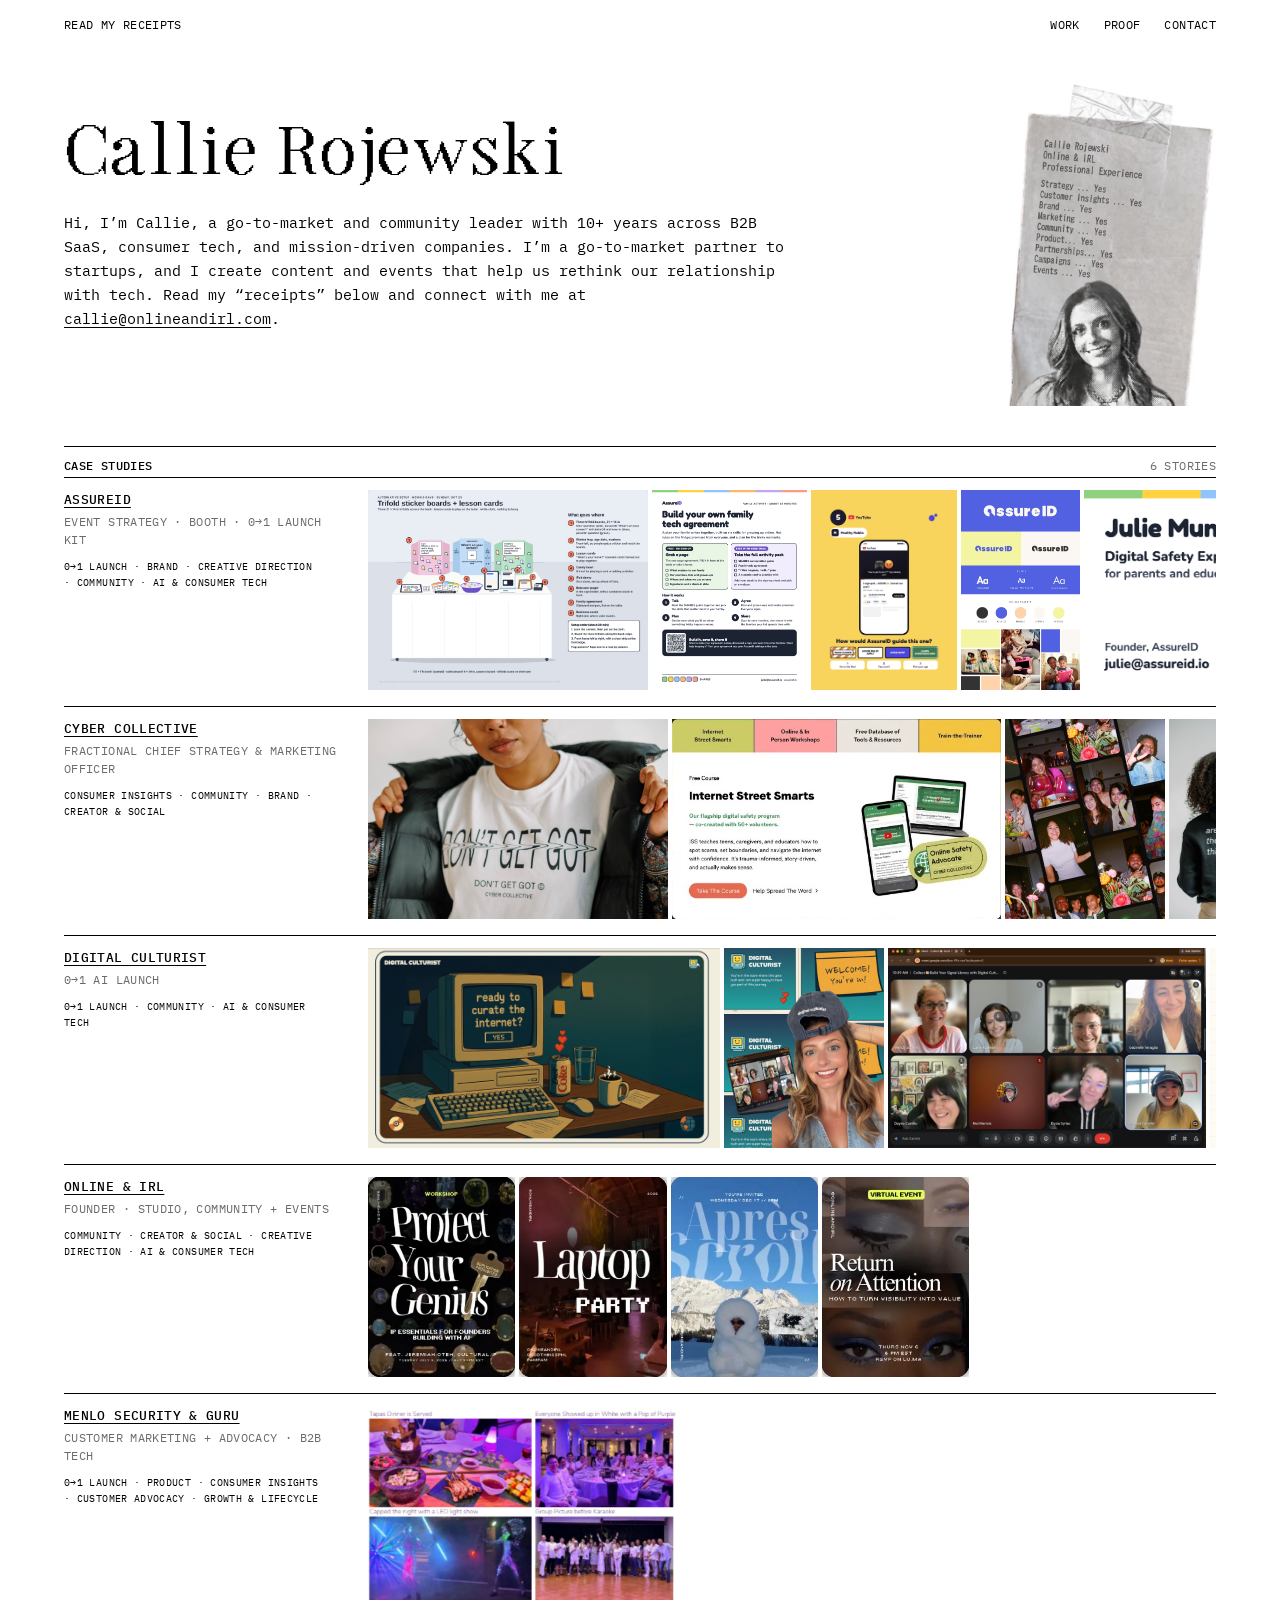
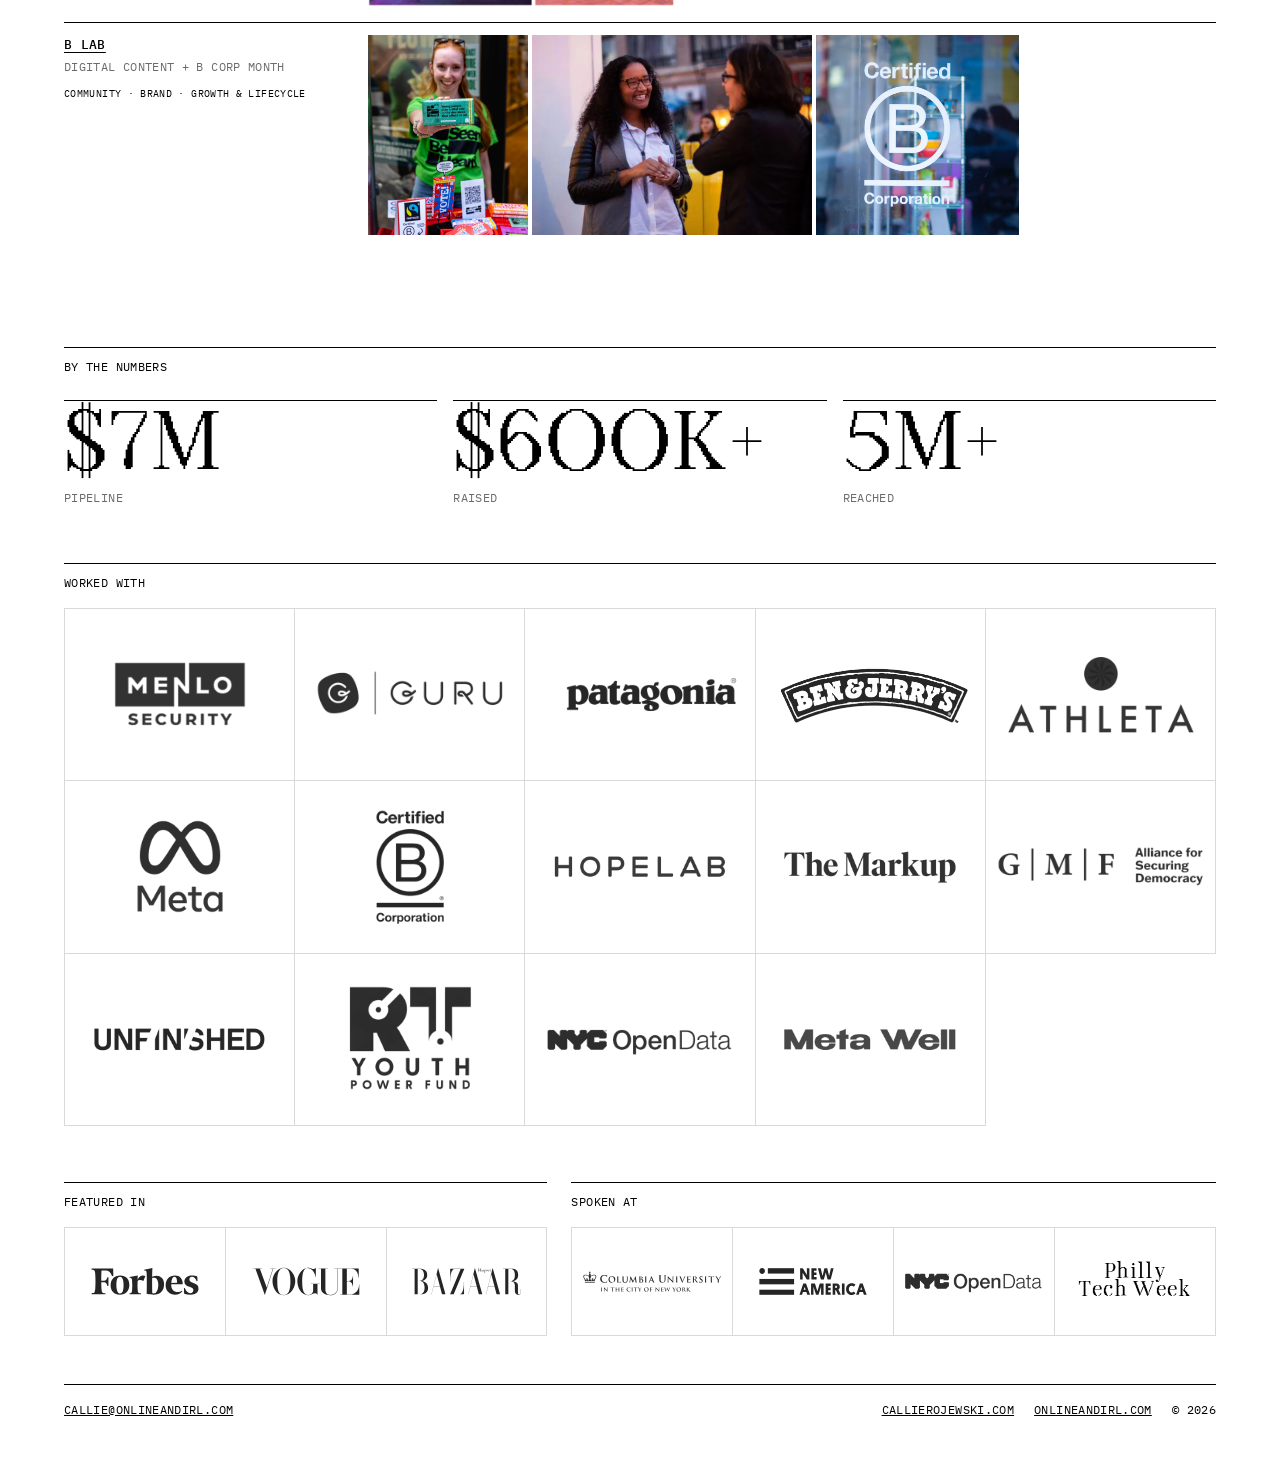
<file: index.html>
<!DOCTYPE html>
<html lang="en">
<head>
  <meta charset="UTF-8">
  <meta name="viewport" content="width=device-width, initial-scale=1.0">
  <title>Callie Rojewski — Case Studies</title>
  <meta name="description" content="Go-to-market and community leader. Case studies in brand, community and go-to-market strategy by Callie Rojewski.">
  <link rel="preconnect" href="https://fonts.googleapis.com">
  <link rel="preconnect" href="https://fonts.gstatic.com" crossorigin>
  <link href="https://fonts.googleapis.com/css2?family=IBM+Plex+Mono:wght@400;500&display=swap" rel="stylesheet">
  <style>
    @font-face {
      font-family: 'Antilag';
      src: url('fonts/Antilag.otf') format('opentype'),
           url('fonts/Antilag.ttf') format('truetype');
      font-weight: normal;
      font-style: normal;
      font-display: swap;
    }

    *, *::before, *::after { margin: 0; padding: 0; box-sizing: border-box; }

    :root {
      --bg: #FFFFFF;
      --ink: #000000;
      --mute: #6B6B6B;
      --line: #000000;
      --soft: #D9D9D9;
      --ph: #EDEDED;
      --display: 'Antilag', 'IBM Plex Mono', monospace;
      --mono: 'IBM Plex Mono', ui-monospace, monospace;
    }

    html { scroll-behavior: smooth; }
    body {
      background: var(--bg);
      color: var(--ink);
      font-family: var(--mono);
      font-size: 12px;
      line-height: 1.5;
      letter-spacing: .03em;
      -webkit-font-smoothing: antialiased;
    }
    a { color: inherit; }
    a:hover { color: var(--mute); }
    button { font: inherit; letter-spacing: inherit; cursor: pointer; }
    :focus-visible { outline: 2px solid var(--ink); outline-offset: 2px; }

    .wrap { max-width: 1200px; margin: 0 auto; padding: 0 24px; }
    .caps { text-transform: uppercase; }

    /* NAV */
    .nav {
      display: flex; justify-content: space-between; gap: 16px; flex-wrap: wrap;
      padding: 16px 0; text-transform: uppercase;
    }
    .nav a { text-decoration: none; }
    .nav-links { display: flex; gap: 24px; }

    /* HERO */
    .hero {
      padding: 32px 0 40px;
      display: grid; grid-template-columns: minmax(0, 1fr) minmax(180px, 220px);
      gap: 40px; align-items: start;
    }
    .hero-text { padding-top: 48px; }
    .hero-receipt img { display: block; width: 100%; height: auto; }
    .hero h1 {
      font-family: var(--display); font-weight: normal;
      font-size: clamp(34px, 4.6vw, 60px);
      line-height: .9; letter-spacing: 0;
    }
    .hero p {
      max-width: 720px; margin-top: 28px;
      font-size: 15px; line-height: 1.6; letter-spacing: 0;
    }
    .hero p a { text-underline-offset: 3px; }

    /* FILTERS */
    .filters {
      border-top: 1px solid var(--line);
      padding: 12px 0; display: flex; gap: 6px; flex-wrap: wrap; align-items: center;
      text-transform: uppercase;
    }
    .filters .label { color: var(--mute); margin-right: 6px; }
    .chip {
      border: 1px solid var(--soft); background: var(--bg); color: var(--ink);
      padding: 6px 10px; min-height: 32px; text-transform: uppercase;
    }
    .chip:hover { border-color: var(--ink); }
    .chip[aria-pressed="true"] { background: var(--ink); color: var(--bg); border-color: var(--ink); }

    /* INDEX ROWS */
    .row {
      display: flex; flex-wrap: wrap; gap: 16px;
      border-top: 1px solid var(--line);
      padding: 10px 0 14px; text-decoration: none; text-transform: uppercase;
    }
    .row[hidden] { display: none; }
    a.row:hover { color: var(--ink); }
    .row-meta {
      flex: 1 1 240px; max-width: 340px; min-height: 150px;
      display: flex; flex-direction: column; justify-content: space-between; gap: 12px;
    }
    .row-name { text-decoration: underline; text-underline-offset: 3px; }
    .row-sum { color: var(--mute); text-transform: none; letter-spacing: 0; max-width: 300px; }
    .row-foot { display: flex; justify-content: space-between; gap: 12px; }
    .row-foot .go { visibility: hidden; }
    a.row:hover .row-foot .go, a.row:focus-visible .row-foot .go { visibility: visible; }
    .soon { color: var(--mute); }

    .thumbs { flex: 999 1 520px; min-width: 0; display: flex; gap: 4px; }
    .thumb {
      height: 150px; overflow: hidden; background: var(--ph); position: relative;
    }
    .thumb.lg { flex: 0 1 380px; }
    .thumb.sm { flex: 0 0 112px; }
    .thumb img {
      width: 100%; height: 100%; object-fit: cover; display: block;
    }
    .thumb.fit img { object-fit: contain; padding: 18px; background: #fff; }
    .thumb.ph {
      background-color: var(--ph);
      background-image:
        linear-gradient(to top right, transparent calc(50% - .5px), #C9C9C9 50%, transparent calc(50% + .5px)),
        linear-gradient(to top left, transparent calc(50% - .5px), #C9C9C9 50%, transparent calc(50% + .5px));
    }
    .more {
      flex: 0 0 112px; height: 150px; border: 1px solid var(--soft);
      display: flex; align-items: center; justify-content: center;
    }

    .row-tags { color: var(--mute); font-size: 10px; }
    .section-head {
      border-top: 1px solid var(--line); padding: 10px 0 2px;
      display: flex; justify-content: space-between; gap: 16px;
      text-transform: uppercase; font-weight: 500;
    }
    .section-head span + span { color: var(--mute); font-weight: 400; }
    .concepts-head { margin-top: 56px; border-top-width: 2px; }
    #concepts[hidden] { display: none; }
    /* WHAT I DO ROWS */
    .do-row {
      display: grid; grid-template-columns: minmax(200px, 300px) minmax(0, 1fr); gap: 32px;
      border-top: 1px solid var(--line); padding: 14px 0 22px;
    }
    .do-row[hidden] { display: none; }
    .do-text { display: flex; flex-direction: column; gap: 10px; }
    .do-text h2 {
      font-family: var(--mono); font-weight: 500; font-size: 14px; line-height: 1.35;
      text-transform: uppercase; letter-spacing: .03em; display: flex; gap: 10px;
    }
    .do-num { color: var(--mute); font-weight: 400; }
    .do-text p { font-size: 13px; line-height: 1.6; letter-spacing: 0; color: #222; }

    .tiles { display: grid; grid-template-columns: repeat(auto-fill, 188px); gap: 10px; align-content: start; }
    .tile { display: flex; flex-direction: column; gap: 6px; text-decoration: none; color: var(--ink); outline-offset: 3px; }
    .tile-img {
      position: relative; display: block; aspect-ratio: 4 / 5; overflow: hidden; background: var(--ph);
    }
    .tile-img img { position: absolute; inset: 0; width: 100%; height: 100%; object-fit: cover; display: block; }
    .tile-img.ph {
      background-image:
        linear-gradient(to top right, transparent calc(50% - .5px), #C9C9C9 50%, transparent calc(50% + .5px)),
        linear-gradient(to top left, transparent calc(50% - .5px), #C9C9C9 50%, transparent calc(50% + .5px));
    }
    .tile-card {
      position: absolute; inset: 0; padding: 14px; background: rgba(255,255,255,.97);
      border: 1px solid var(--ink);
      display: flex; flex-direction: column; justify-content: space-between; gap: 10px;
      text-transform: uppercase; font-size: 11px; line-height: 1.45;
      opacity: 0; transition: opacity .18s ease;
    }
    .tile:hover .tile-card, .tile:focus-visible .tile-card { opacity: 1; }
    .tile-sum { text-transform: none; letter-spacing: 0; color: var(--mute); font-size: 12px; line-height: 1.5; }
    .tile-card .row-foot { display: flex; justify-content: space-between; gap: 8px; }
    .tile-label { display: flex; justify-content: space-between; gap: 8px; text-transform: uppercase; font-size: 11px; }
    .tile-kind { color: var(--mute); }
    a.tile:hover { color: var(--ink); }
    .is-soon { cursor: default; }
    @media (hover: none) { .tile-card { display: none; } }
    @media (max-width: 860px) {
      .do-row { grid-template-columns: 1fr; gap: 16px; }
      .tiles { display: flex; overflow-x: auto; scrollbar-width: none; padding-bottom: 2px; }
      .tile { flex: 0 0 200px; }
    }
    /* STORY ROWS */
    .story {
      display: grid; grid-template-columns: minmax(200px, 280px) minmax(0, 1fr); gap: 24px;
      border-top: 1px solid var(--line); padding: 12px 0 16px;
      text-decoration: none; color: var(--ink);
    }
    .story[hidden] { display: none; }
    a.story:hover { color: var(--ink); }
    .story-meta { display: flex; flex-direction: column; gap: 4px; text-transform: uppercase; }
    .story-name { font-weight: 500; font-size: 13px; text-decoration: underline; text-underline-offset: 3px; }
    .story-sub { color: var(--mute); }
    .story-tags { color: var(--ink); font-size: 10px; line-height: 1.6; padding-top: 6px; max-width: 260px; }
    .story-go { margin-top: auto; visibility: hidden; }
    .story:hover .story-go, .story:focus-visible .story-go { visibility: visible; }
    .story-strip { display: flex; gap: 4px; overflow: hidden; height: 200px; }
    .story-strip img { height: 100%; width: auto; flex: 0 0 auto; display: block; background: var(--ph); }
    @media (max-width: 760px) {
      .story { grid-template-columns: 1fr; gap: 10px; }
      .story-strip { overflow-x: auto; height: 150px; scrollbar-width: none; }
      .story-go { display: none; }
    }
    .count {
      border-top: 1px solid var(--line); padding: 10px 0 0;
      display: flex; justify-content: space-between; gap: 16px; flex-wrap: wrap;
      color: var(--mute); text-transform: uppercase;
    }
    .empty { display: none; padding: 32px 0; text-transform: uppercase; color: var(--mute); border-top: 1px solid var(--line); }
    .empty.on { display: block; }

    /* PROOF: stats + logos */
    .proof { margin-top: 96px; }
    .section-label {
      border-top: 1px solid var(--line); padding: 10px 0 0; text-transform: uppercase;
    }
    .stats {
      display: grid; grid-template-columns: repeat(3, minmax(0, 1fr)); gap: 16px;
      padding: 24px 0 56px;
    }
    .stat { border-top: 1px solid var(--line); padding-top: 10px; display: flex; flex-direction: column; gap: 6px; text-transform: uppercase; }
    .stat b { font-family: var(--display); font-weight: normal; font-size: clamp(40px, 6vw, 72px); line-height: 1; letter-spacing: 0; }
    .stat span { color: var(--mute); }

    .logos {
      display: grid; grid-template-columns: repeat(auto-fit, minmax(280px, 1fr)); gap: 24px;
      padding: 16px 0 48px; text-transform: uppercase;
    }
    .logo-group { display: flex; flex-wrap: wrap; gap: 6px; align-content: flex-start; }
    .logo-group h3 { width: 100%; font-weight: 500; font-size: inherit; margin-bottom: 4px; }
    .logo {
      display: flex; align-items: center; height: 44px; padding: 0 14px;
      border: 1px dashed #9A9A9A; color: var(--mute); font-size: 11px;
    }

    .logo-wall {
      list-style: none; display: grid; grid-template-columns: repeat(5, minmax(0, 1fr));
      border-top: 1px solid var(--soft); border-left: 1px solid var(--soft);
      margin: 16px 0 56px;
    }
    .logo-wall li {
      border-right: 1px solid var(--soft); border-bottom: 1px solid var(--soft);
      aspect-ratio: 4 / 3; display: flex; align-items: center; justify-content: center;
      overflow: hidden; background: #fff; padding: 0 6%;
    }
    .logo-wall img {
      width: 100%; height: 100%; object-fit: contain; display: block;
      mix-blend-mode: multiply; filter: grayscale(1);
      transform: scale(var(--s, 1)); opacity: .85; transition: opacity .2s ease;
    }
    .logo-wall li:hover img { opacity: 1; }
    @media (max-width: 860px) { .logo-wall { grid-template-columns: repeat(3, minmax(0, 1fr)); } }

    .press { display: grid; grid-template-columns: 3fr 4fr; gap: 24px; margin-bottom: 48px; }
    .logo-wall--sm { margin: 16px 0 0; }
    .press > div:first-child .logo-wall--sm { grid-template-columns: repeat(3, minmax(0, 1fr)); }
    .press > div:last-child .logo-wall--sm { grid-template-columns: repeat(4, minmax(0, 1fr)); }
    .logo-wall--sm li { aspect-ratio: 3 / 2; padding: 0 16%; }
    .logo-wall--sm img { filter: brightness(0); mix-blend-mode: normal; height: auto; max-height: 46%; }
    .logo-wall--sm img.raster { filter: grayscale(1); mix-blend-mode: multiply; height: 100%; max-height: none; }
    .wordmark { font-family: var(--display); font-size: 18px; line-height: 1; text-align: center; white-space: nowrap; }
    @media (max-width: 860px) {
      .press { grid-template-columns: 1fr; }
      .press > div:last-child .logo-wall--sm { grid-template-columns: repeat(2, minmax(0, 1fr)); }
    }

    /* FOOTER */
    .footer {
      border-top: 1px solid var(--line); padding: 16px 0 40px;
      display: flex; justify-content: space-between; gap: 16px; flex-wrap: wrap;
      text-transform: uppercase;
    }
    .footer nav { display: flex; gap: 20px; flex-wrap: wrap; }

    @media (max-width: 640px) {
      .wrap { padding: 0 16px; }
      .hero { padding: 24px 0 36px; grid-template-columns: 1fr; gap: 24px; }
      .hero-receipt { max-width: 260px; justify-self: center; }
      .hero-text { padding-top: 0; }
      .hero p { font-size: 14px; }
      .row-meta { min-height: 0; max-width: none; }
      .thumbs { overflow-x: auto; scrollbar-width: none; }
      .thumb, .more { height: 120px; }
      .thumb.lg { flex: 0 0 240px; }
      .thumb.sm, .more { flex: 0 0 90px; }
      .stats { grid-template-columns: 1fr; padding-bottom: 32px; }
      .proof { margin-top: 64px; }
    }
  </style>
</head>
<body>
<div class="wrap">

  <nav class="nav" aria-label="Main">
    <a href="index.html">Read my receipts</a>
    <div class="nav-links">
      <a href="#work">Work</a>
      <a href="#proof">Proof</a>
      <a href="mailto:callie@onlineandirl.com">Contact</a>
    </div>
  </nav>

  <header class="hero">
    <div class="hero-text">
      <h1>Callie Rojewski</h1>
      <p>Hi, I’m Callie, a go-to-market and community leader with 10+ years across B2B SaaS, consumer tech, and mission-driven companies. I’m a go-to-market partner to startups, and I create content and events that help us rethink our relationship with tech. Read my “receipts” below and connect with me at <a href="mailto:callie@onlineandirl.com">callie@onlineandirl.com</a>.</p>
    </div>
    <figure class="hero-receipt">
      <img src="images/receipt-header.jpg" width="680" height="1000" alt="A taped-up receipt reading Callie Rojewski, Online &amp; IRL, Professional Experience: Strategy, Customer Insights, Brand, Marketing, Community, Product, Partnerships, Campaigns and Events, each marked Yes, above a halftone photo of Callie.">
    </figure>
  </header>

  <main id="work">
    <div class="section-head"><span>Case studies</span><span>6 stories</span></div>
    <a class="story" href="assureid.html" data-tags="zero brand creative community ai">
      <span class="story-meta"><span class="story-name">AssureID</span><span class="story-sub">Event strategy · booth · 0→1 launch kit</span><span class="story-tags">0→1 Launch · Brand · Creative Direction · Community · AI &amp; Consumer Tech</span><span class="story-go">Read →</span></span>
      <span class="story-strip"><img src="images/assureid/booth-trifold.jpg" alt="AssureID booth mockup with trifolds and scenario cards" loading="lazy"><img src="images/assureid/assureid-family-agreement-activity.png" alt="Family tech agreement activity" loading="lazy"><img src="images/assureid/scenario-cards.gif" alt="Scenario cards cycling through the six SHARES skills" loading="lazy"><img src="images/assureid/brand-kit.jpg" alt="AssureID brand kit" loading="lazy"><img src="images/assureid/julie-mungai-business-card.png" alt="Julie Mungai business card" loading="lazy"></span>
    </a>
    <a class="story" href="cyber-collective.html" data-tags="insights community brand creator">
      <span class="story-meta"><span class="story-name">Cyber Collective</span><span class="story-sub">Fractional Chief Strategy &amp; Marketing Officer</span><span class="story-tags">Consumer Insights · Community · Brand · Creator &amp; Social</span><span class="story-go">Read →</span></span>
      <span class="story-strip"><img src="images/cc/merch-dont-get-got.jpg" alt="“Don’t Get Got” tee" loading="lazy"><img src="images/cc/iss-website.jpg" alt="Internet Street Smarts course page" loading="lazy"><img src="images/cc/convening-collage.jpg" alt="Guests at a Cyber Collective dinner" loading="lazy"><img src="images/cc/merch-hoodie-back.jpg" alt="Hoodie: are you who the internet thinks you are?" loading="lazy"><img src="images/cc/password-journal.jpg" alt="Password journal" loading="lazy"><img src="images/cc/dinner-table.jpg" alt="Convening dinner table" loading="lazy"><img src="images/cc/merch-duo.jpg" alt="Merch shoot" loading="lazy"></span>
    </a>
    <a class="story" href="digital-culturist.html" data-tags="zero community ai">
      <span class="story-meta"><span class="story-name">Digital Culturist</span><span class="story-sub">0→1 AI launch</span><span class="story-tags">0→1 Launch · Community · AI &amp; Consumer Tech</span><span class="story-go">Read →</span></span>
      <span class="story-strip"><img src="images/dc/brand-world.jpg" alt="Retro computer: ready to curate the internet?" loading="lazy"><img src="images/dc/hat-post-1.jpg" alt="“Paid to overthink” hat" loading="lazy"><img src="images/dc/beta-community.jpg" alt="Beta community call" loading="lazy"><img src="images/dc/trend-report.jpg" alt="Trend report map" loading="lazy"><img src="images/dc/app-mobile.jpg" alt="Save from your phone" loading="lazy"><img src="images/dc/enterprise-pilot.jpg" alt="Enterprise pilot slide" loading="lazy"></span>
    </a>
    <a class="story" href="online-and-irl.html" data-tags="community creator creative ai">
      <span class="story-meta"><span class="story-name">Online &amp; IRL</span><span class="story-sub">Founder · studio, community + events</span><span class="story-tags">Community · Creator &amp; Social · Creative Direction · AI &amp; Consumer Tech</span><span class="story-go">Read →</span></span>
      <span class="story-strip"><img src="images/oi/protect-your-genius.jpg" alt="Protect Your Genius workshop poster" loading="lazy"><img src="images/oi/laptop-party.jpg" alt="Laptop Party poster" loading="lazy"><img src="images/oi/apres-scroll.jpg" alt="Après Scroll poster" loading="lazy"><img src="images/oi/return-on-attention.jpg" alt="Return on Attention poster" loading="lazy"></span>
    </a>
    <a class="story" href="b2b-tech.html" data-tags="zero product insights advocacy growth">
      <span class="story-meta"><span class="story-name">Menlo Security &amp; Guru</span><span class="story-sub">Customer marketing + advocacy · B2B tech</span><span class="story-tags">0→1 Launch · Product · Consumer Insights · Customer Advocacy · Growth &amp; Lifecycle</span><span class="story-go">Read →</span></span>
      <span class="story-strip"><img src="images/b2b/menlo-cab-event.jpg" alt="Menlo Customer Advisory Board event" loading="lazy"></span>
    </a>
    <a class="story" href="b-lab.html" data-tags="community brand growth">
      <span class="story-meta"><span class="story-name">B Lab</span><span class="story-sub">Digital content + B Corp Month</span><span class="story-tags">Community · Brand · Growth &amp; Lifecycle</span><span class="story-go">Read →</span></span>
      <span class="story-strip"><img src="images/blab/b-corp-month-street.jpg" alt="B Corp Month street activation" loading="lazy"><img src="images/blab/b-lab-event.jpg" alt="B Lab event" loading="lazy"><img src="images/blab/b-corp-sign.jpg" alt="Certified B Corporation sign" loading="lazy"></span>
    </a>
  </main>

  <section class="proof" id="proof" aria-label="Proof">
    <div class="section-label">By the numbers</div>
    <div class="stats">
      <div class="stat"><b>$7M</b><span>Pipeline</span></div>
      <div class="stat"><b>$600K+</b><span>Raised</span></div>
      <div class="stat"><b>5M+</b><span>Reached</span></div>
    </div>

    <div class="section-label">Worked with</div>
    <ul class="logo-wall" aria-label="Companies I've worked with">
      <li><img style="--s: 2.3" src="images/logos/menlo-security.png" alt="Menlo Security" width="600" height="450" loading="lazy"></li>
      <li><img style="--s: 1.25" src="images/logos/guru.png" alt="Guru" width="600" height="450" loading="lazy"></li>
      <li><img style="--s: 1.15" src="images/logos/patagonia.png" alt="Patagonia" width="600" height="450" loading="lazy"></li>
      <li><img style="--s: 1.5" src="images/logos/ben-and-jerrys.png" alt="Ben &amp; Jerry&#x27;s" width="600" height="450" loading="lazy"></li>
      <li><img style="--s: 1.2" src="images/logos/athleta.png" alt="Athleta" width="600" height="450" loading="lazy"></li>
      <li><img style="--s: 1.15" src="images/logos/meta.png" alt="Meta" width="600" height="450" loading="lazy"></li>
      <li><img style="--s: 1.15" src="images/logos/b-corp.png" alt="B Lab / Certified B Corporation" width="600" height="450" loading="lazy"></li>
      <li><img src="images/logos/hopelab.png" alt="Hopelab" width="600" height="450" loading="lazy"></li>
      <li><img src="images/logos/the-markup.png" alt="The Markup" width="600" height="450" loading="lazy"></li>
      <li><img style="--s: 1.2" src="images/logos/alliance-for-securing-democracy.png" alt="Alliance for Securing Democracy" width="600" height="450" loading="lazy"></li>
      <li><img src="images/logos/unfinished.png" alt="Unfinished" width="600" height="450" loading="lazy"></li>
      <li><img style="--s: 1.1" src="images/logos/rt-youth-power-fund.png" alt="RT Youth Power Fund" width="600" height="450" loading="lazy"></li>
      <li><img style="--s: 1.15" src="images/logos/nyc-open-data.png" alt="NYC Open Data" width="600" height="450" loading="lazy"></li>
      <li><img src="images/logos/meta-well.png" alt="Meta Well" width="600" height="450" loading="lazy"></li>
    </ul>

    <div class="press">
      <div>
        <div class="section-label">Featured in</div>
        <ul class="logo-wall logo-wall--sm" aria-label="Featured in">
          <li><img src="images/logos/forbes.svg" alt="Forbes"></li>
          <li><img src="images/logos/vogue.svg" alt="Vogue"></li>
          <li><img src="images/logos/harpers-bazaar.svg" alt="Harper’s Bazaar"></li>
        </ul>
      </div>
      <div>
        <div class="section-label">Spoken at</div>
        <ul class="logo-wall logo-wall--sm" aria-label="Spoken at">
          <li style="padding: 0 6%"><img src="images/logos/columbia.svg" alt="Columbia University" style="max-height: none; width: 100%"></li>
          <li><img src="images/logos/new-america.svg" alt="New America"></li>
          <li><img class="raster" style="--s: 1.6" src="images/logos/nyc-open-data.png" alt="NYC Open Data Week"></li>
          <li><span class="wordmark">Philly<br>Tech Week</span></li>
        </ul>
      </div>
    </div>
  </section>

  <footer class="footer">
    <a href="mailto:callie@onlineandirl.com">callie@onlineandirl.com</a>
    <nav aria-label="Elsewhere">
      <a href="https://callierojewski.com" target="_blank" rel="noopener">callierojewski.com</a>
      <a href="https://onlineandirl.com" target="_blank" rel="noopener">onlineandirl.com</a>
      <span>© 2026</span>
    </nav>
  </footer>

</div>
</body>
</html>
</file>
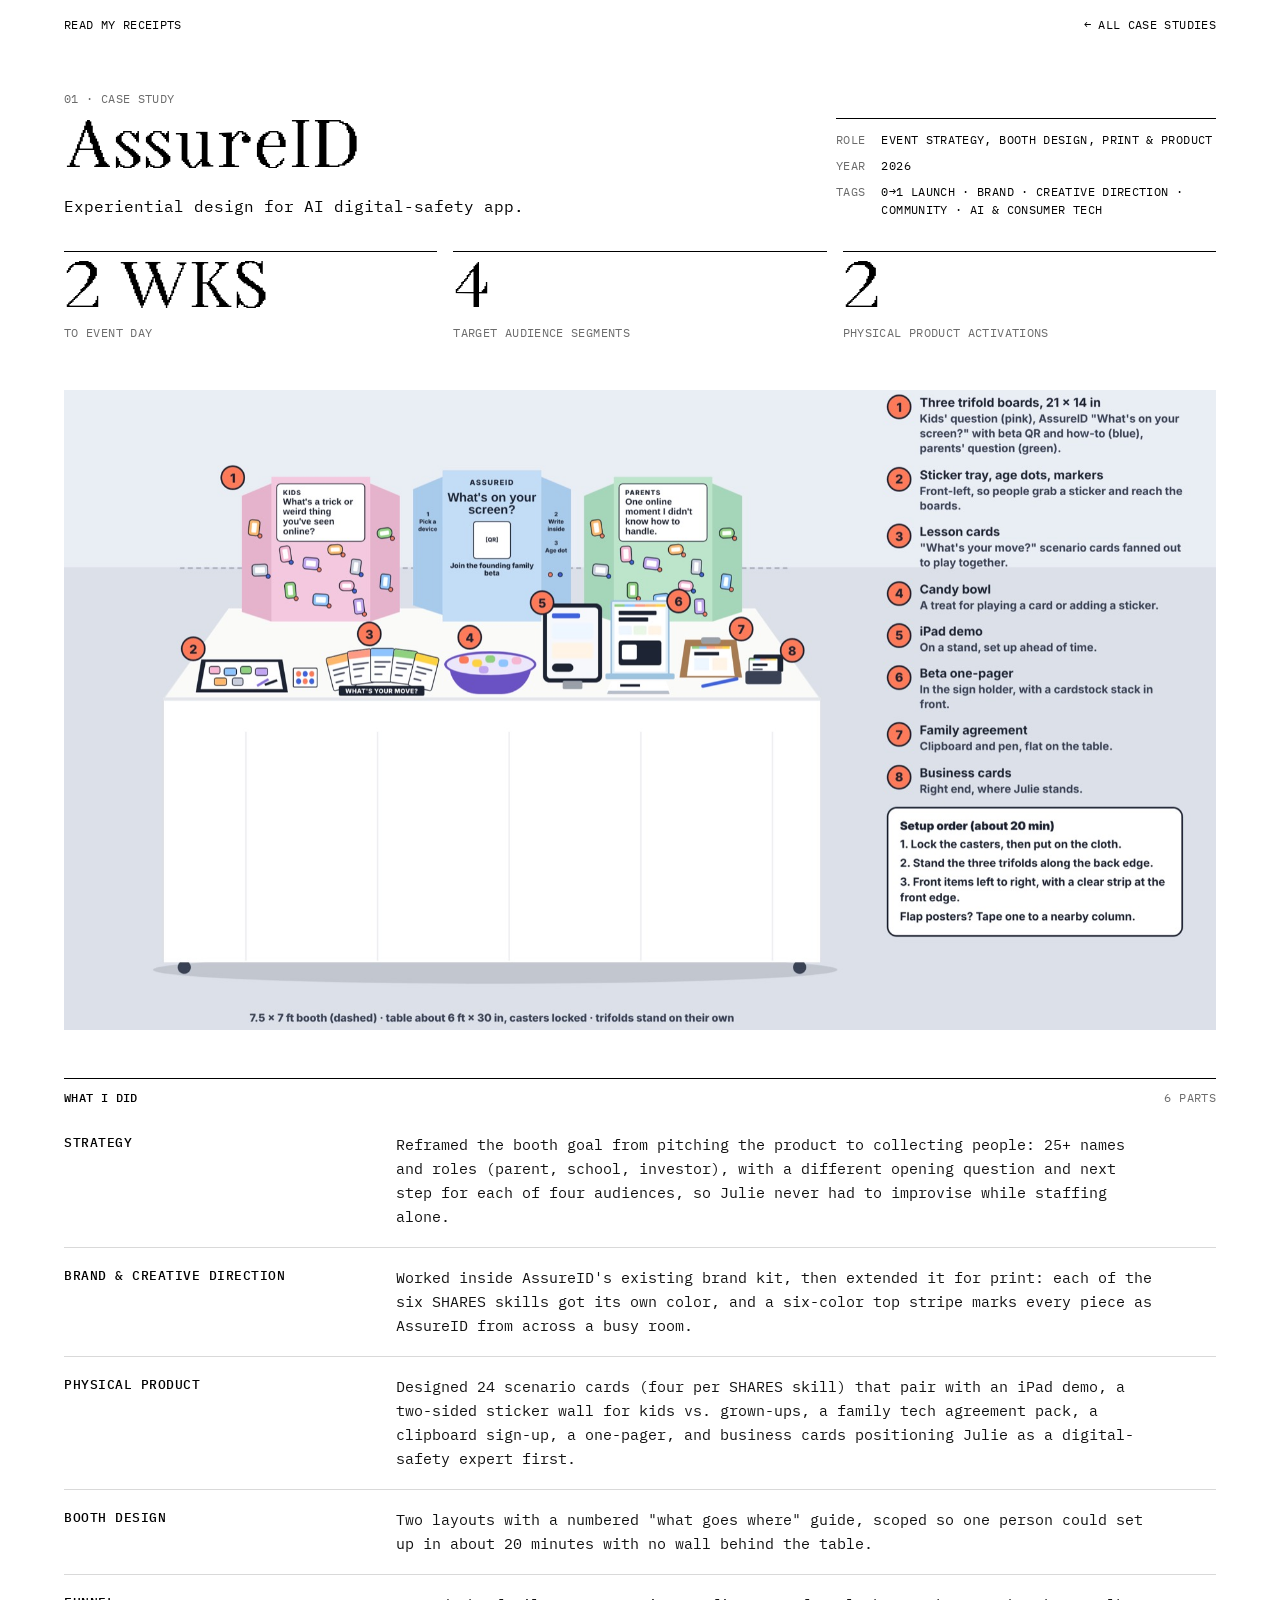
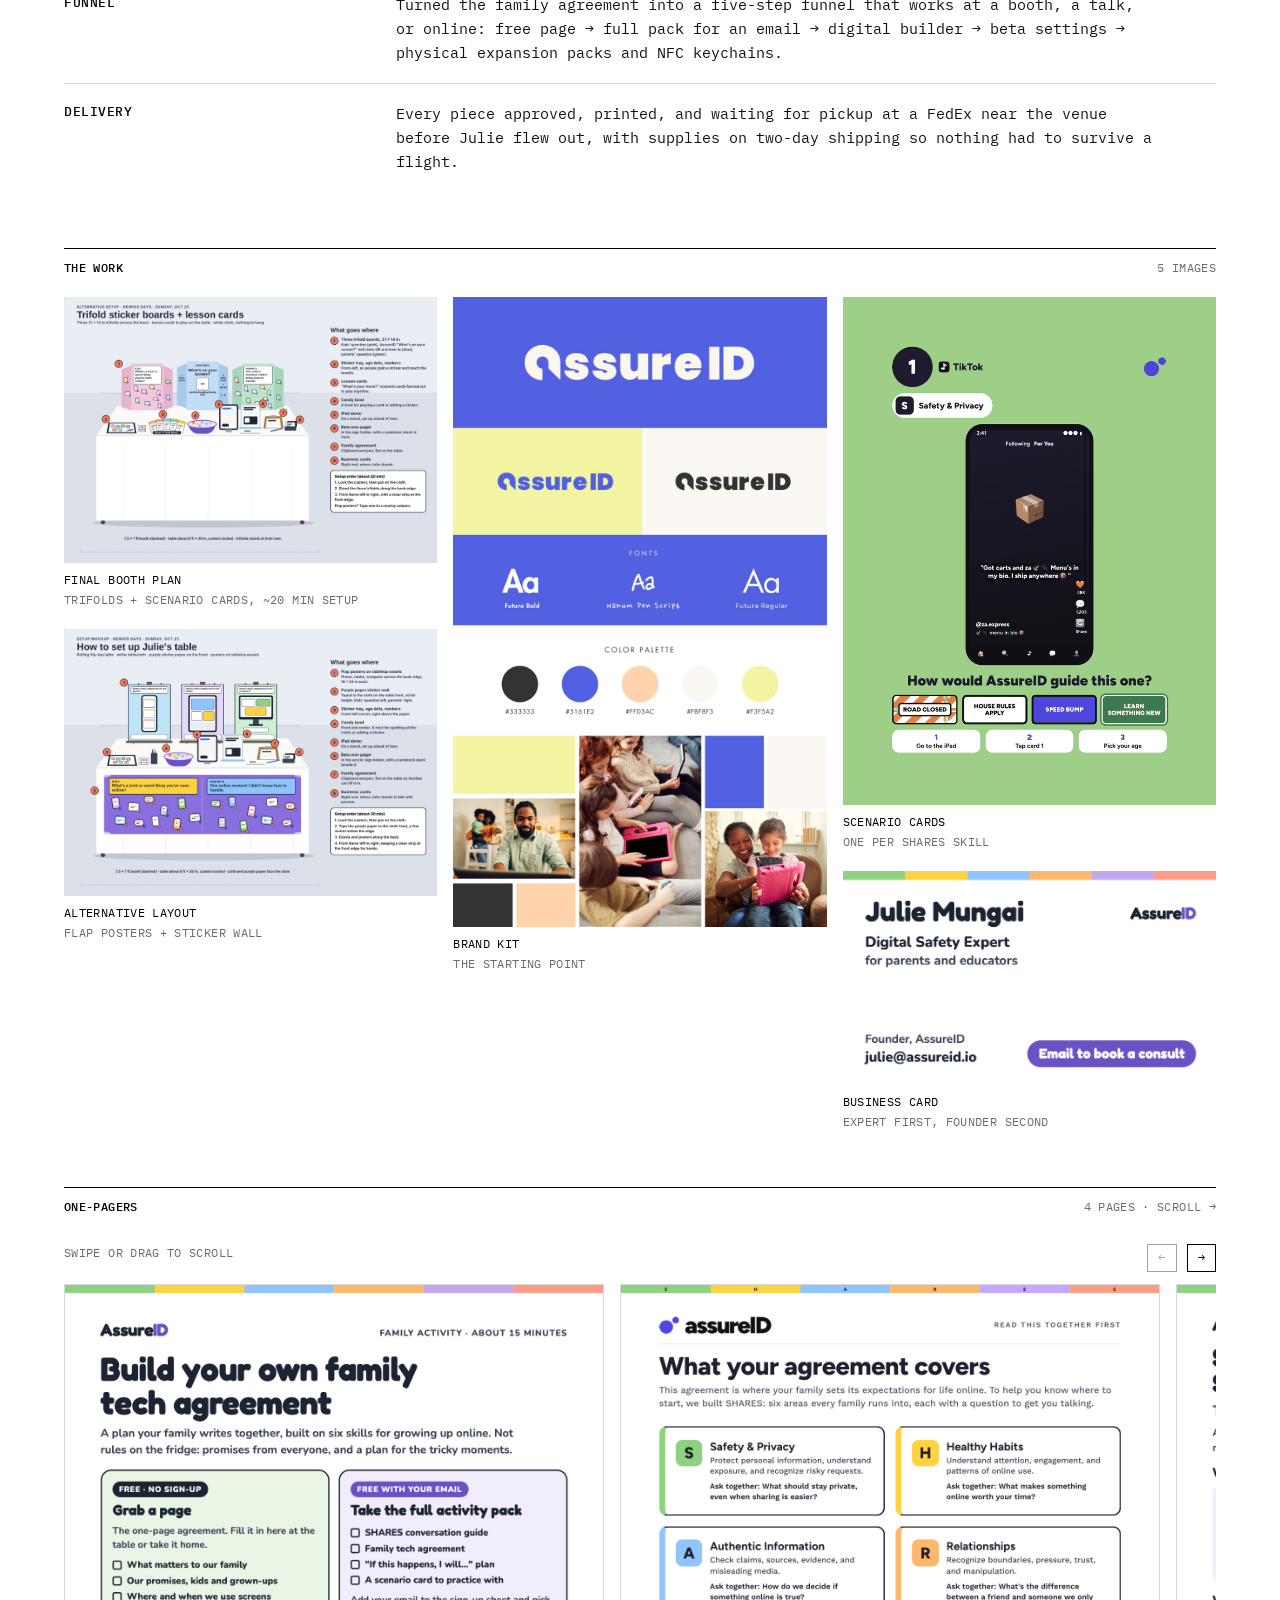
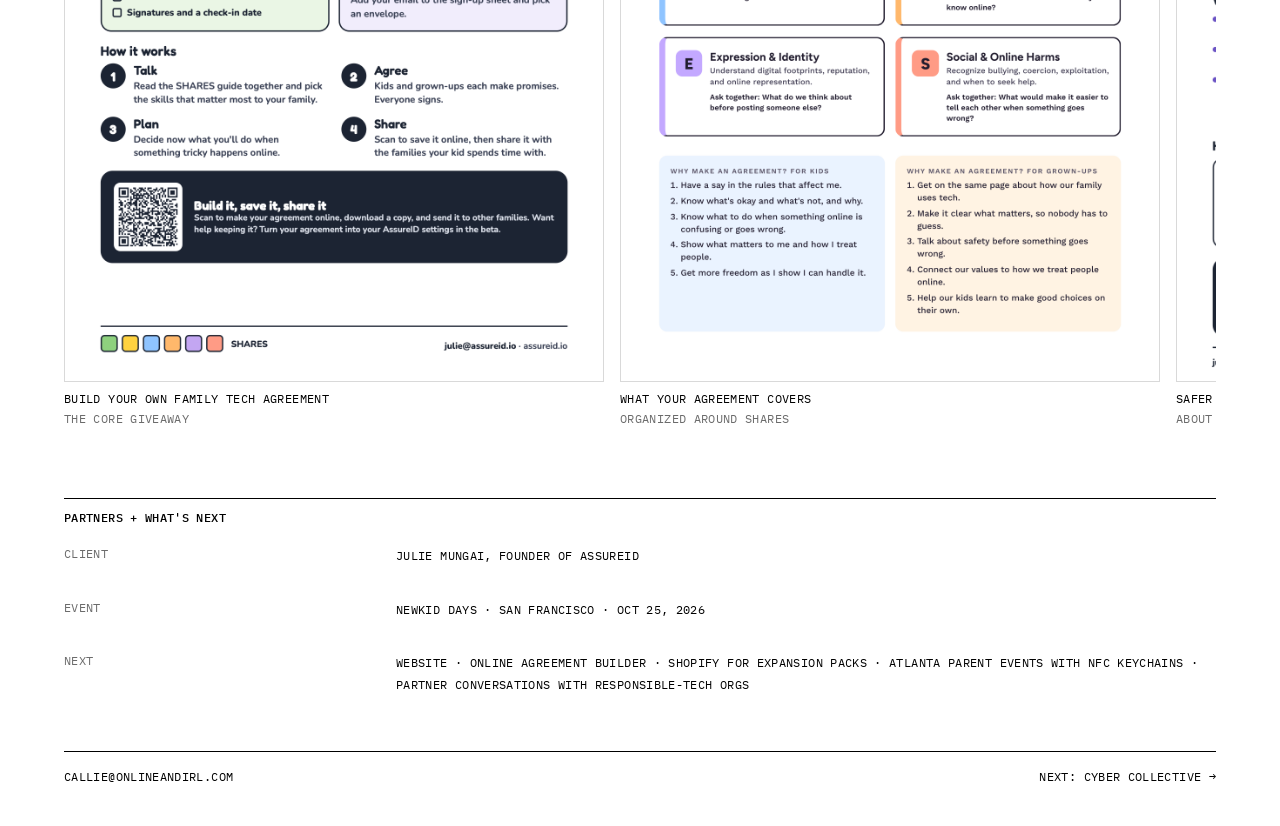
<file: assureid.html>
<!DOCTYPE html>
<html lang="en">
<head>
  <meta charset="UTF-8">
  <meta name="viewport" content="width=device-width, initial-scale=1.0">
  <title>AssureID — Callie Rojewski</title>
  <meta name="description" content="In two weeks, I turned an AI digital-safety app into a booth families wanted to play at, with a giveaway that keeps working after the event.">
  <link rel="preconnect" href="https://fonts.googleapis.com">
  <link rel="preconnect" href="https://fonts.gstatic.com" crossorigin>
  <link href="https://fonts.googleapis.com/css2?family=IBM+Plex+Mono:wght@400;500&display=swap" rel="stylesheet">
  <link rel="stylesheet" href="css/case.css">
  <style>
    .cs-carousel {
      position: relative;
      margin: 20px 0 56px;
    }
    .cs-carousel-track {
      display: flex; gap: 16px;
      overflow-x: auto; overflow-y: hidden;
      scroll-snap-type: x mandatory;
      -webkit-overflow-scrolling: touch;
      padding-bottom: 14px;
      scrollbar-color: #000 #D9D9D9;
    }
    .cs-carousel-track::-webkit-scrollbar { height: 6px; }
    .cs-carousel-track::-webkit-scrollbar-track { background: #D9D9D9; }
    .cs-carousel-track::-webkit-scrollbar-thumb { background: #000; }
    .cs-carousel figure {
      flex: 0 0 auto; width: min(72vw, 540px);
      scroll-snap-align: start; margin: 0;
      display: flex; flex-direction: column; gap: 8px;
    }
    .cs-carousel img {
      display: block; width: 100%; height: auto;
      background: #F2F2F2; border: 1px solid #D9D9D9;
    }
    .cs-carousel figcaption {
      text-transform: uppercase;
      display: flex; flex-direction: column; gap: 2px;
    }
    .cs-carousel figcaption span { color: #6B6B6B; }
    .cs-carousel-hint {
      display: flex; justify-content: space-between; gap: 16px;
      text-transform: uppercase; color: #6B6B6B;
      padding: 8px 0 12px;
    }
    .cs-carousel-nav { display: flex; gap: 10px; }
    .cs-carousel-nav button {
      font: inherit; letter-spacing: inherit; text-transform: uppercase;
      background: #fff; color: #000; border: 1px solid #000;
      padding: 4px 10px; cursor: pointer;
    }
    .cs-carousel-nav button:hover { background: #000; color: #fff; }
    .cs-carousel-nav button[disabled] { opacity: .35; cursor: default; }
    .cs-carousel-nav button[disabled]:hover { background: #fff; color: #000; }
  </style>
</head>
<body>
<div class="wrap">
  <nav class="nav" aria-label="Main">
    <a href="index.html">Read my receipts</a>
    <a href="index.html#work">← All case studies</a>
  </nav>

  <header class="cs-head">
    <div>
      <span class="cs-kicker">01 · Case study</span>
      <h1>AssureID</h1>
      <p class="cs-pitch">Experiential design for AI digital-safety app.</p>
    </div>
    <dl class="cs-meta"><dt>Role</dt><dd>Event strategy, booth design, print &amp; product</dd><dt>Year</dt><dd>2026</dd><dt>Tags</dt><dd>0→1 Launch · Brand · Creative Direction · Community · AI &amp; Consumer Tech</dd></dl>
  </header>

  <main>
    <section class="cs-stats" aria-label="Results" style="grid-template-columns: repeat(3, minmax(0, 1fr));"><div class="cs-stat"><b>2 wks</b><span>To event day</span></div><div class="cs-stat"><b>4</b><span>Target audience segments</span></div><div class="cs-stat"><b>2</b><span>Physical product activations</span></div></section>
    <figure class="cs-lead"><img src="images/assureid/booth-trifold.jpg" alt="Illustrated booth mockup: three trifold sticker boards for kids, AssureID and parents, with lesson cards, a candy bowl, an iPad demo, a one-pager, a family agreement clipboard and business cards on a white table."></figure>
    <div class="section-label"><h2>What I did</h2><span>6 parts</span></div>
    <div class="cs-rows">
      <div class="cs-row"><h3>Strategy</h3><p>Reframed the booth goal from pitching the product to collecting people: 25+ names and roles (parent, school, investor), with a different opening question and next step for each of four audiences, so Julie never had to improvise while staffing alone.</p></div>
      <div class="cs-row"><h3>Brand &amp; Creative Direction</h3><p>Worked inside AssureID's existing brand kit, then extended it for print: each of the six SHARES skills got its own color, and a six-color top stripe marks every piece as AssureID from across a busy room.</p></div>
      <div class="cs-row"><h3>Physical Product</h3><p>Designed 24 scenario cards (four per SHARES skill) that pair with an iPad demo, a two-sided sticker wall for kids vs. grown-ups, a family tech agreement pack, a clipboard sign-up, a one-pager, and business cards positioning Julie as a digital-safety expert first.</p></div>
      <div class="cs-row"><h3>Booth design</h3><p>Two layouts with a numbered "what goes where" guide, scoped so one person could set up in about 20 minutes with no wall behind the table.</p></div>
      <div class="cs-row"><h3>Funnel</h3><p>Turned the family agreement into a five-step funnel that works at a booth, a talk, or online: free page → full pack for an email → digital builder → beta settings → physical expansion packs and NFC keychains.</p></div>
      <div class="cs-row"><h3>Delivery</h3><p>Every piece approved, printed, and waiting for pickup at a FedEx near the venue before Julie flew out, with supplies on two-day shipping so nothing had to survive a flight.</p></div>
    </div>
    <div class="section-label"><h2>The work</h2><span>5 images</span></div>
    <div class="cs-gallery">
      <figure><img src="images/assureid/booth-trifold.jpg" alt="Final booth mockup with trifold boards and scenario cards" loading="lazy"><figcaption>Final booth plan<span>Trifolds + scenario cards, ~20 min setup</span></figcaption></figure>
      <figure><img src="images/assureid/booth-setup.jpg" alt="Alternative booth layout with flap posters on easels and a sticker wall" loading="lazy"><figcaption>Alternative layout<span>Flap posters + sticker wall</span></figcaption></figure>
      <figure><img src="images/assureid/brand-kit.jpg" alt="AssureID brand kit with logo, palette, type and lifestyle photos" loading="lazy"><figcaption>Brand kit<span>The starting point</span></figcaption></figure>
      <figure><img src="images/assureid/scenario-cards.gif" alt="Six scenario cards cycling through: Safety &amp; Privacy, Healthy Habits, Authentic Information, Relationships, Expression &amp; Identity, and Social &amp; Online Harms" loading="lazy"><figcaption>Scenario cards<span>One per SHARES skill</span></figcaption></figure>
      <figure><img src="images/assureid/julie-mungai-business-card.png" alt="Julie Mungai business card: Digital Safety Expert for parents and educators, Founder of AssureID" loading="lazy"><figcaption>Business card<span>Expert first, founder second</span></figcaption></figure>
    </div>
    <div class="section-label"><h2>One-pagers</h2><span>4 pages · scroll →</span></div>
    <div class="cs-carousel" aria-label="One-pager handouts">
      <div class="cs-carousel-hint">
        <span>Swipe or drag to scroll</span>
        <span class="cs-carousel-nav">
          <button type="button" data-dir="-1" aria-label="Previous page">←</button>
          <button type="button" data-dir="1" aria-label="Next page">→</button>
        </span>
      </div>
      <div class="cs-carousel-track" tabindex="0">
        <figure><img src="images/assureid/assureid-family-agreement-activity.png" alt="Build your own family tech agreement: a plan your family writes together, with Grab a page or Take the full activity pack options and four steps: talk, agree, plan, share" loading="lazy"><figcaption>Build your own family tech agreement<span>The core giveaway</span></figcaption></figure>
        <figure><img src="images/assureid/copy-of-family-online-agreement-v3-letter.png" alt="What your agreement covers: the six SHARES areas with a question for each to get families talking" loading="lazy"><figcaption>What your agreement covers<span>Organized around SHARES</span></figcaption></figure>
        <figure><img src="images/assureid/assureid-about-onepager.png" alt="Safer online today. Smarter online for life. One-pager explaining AssureID for parents, schools and partners" loading="lazy"><figcaption>Safer online today, smarter online for life<span>About AssureID</span></figcaption></figure>
        <figure><img src="images/assureid/assureid-sign-up-for-more.png" alt="Sign up for more: three ways to stay connected after the event — updates, beta waitlist, or a 1:1 consult with Julie" loading="lazy"><figcaption>Sign up for more<span>Keep going after today</span></figcaption></figure>
      </div>
    </div>
    <script>
      (() => {
        const carousel = document.querySelector('.cs-carousel');
        if (!carousel) return;
        const track = carousel.querySelector('.cs-carousel-track');
        const [prev, next] = carousel.querySelectorAll('.cs-carousel-nav button');
        const step = () => (track.querySelector('figure')?.getBoundingClientRect().width || 0) + 16;
        const update = () => {
          prev.disabled = track.scrollLeft < 4;
          next.disabled = track.scrollLeft + track.clientWidth > track.scrollWidth - 4;
        };
        prev.addEventListener('click', () => track.scrollBy({ left: -step(), behavior: 'smooth' }));
        next.addEventListener('click', () => track.scrollBy({ left:  step(), behavior: 'smooth' }));
        track.addEventListener('scroll', update, { passive: true });
        window.addEventListener('resize', update);
        update();
      })();
    </script>
    <div class="section-label"><h2>Partners + what's next</h2></div>
    <dl class="cs-partners"><dt>Client</dt><dd>Julie Mungai, founder of AssureID</dd><dt>Event</dt><dd>NewKid Days · San Francisco · Oct 25, 2026</dd><dt>Next</dt><dd>Website · online agreement builder · Shopify for expansion packs · Atlanta parent events with NFC keychains · partner conversations with responsible-tech orgs</dd></dl>
  </main>

  <footer class="cs-foot">
    <a href="mailto:callie@onlineandirl.com">callie@onlineandirl.com</a>
    <a href="cyber-collective.html">Next: Cyber Collective →</a>
  </footer>
</div>
</body>
</html>
</file>
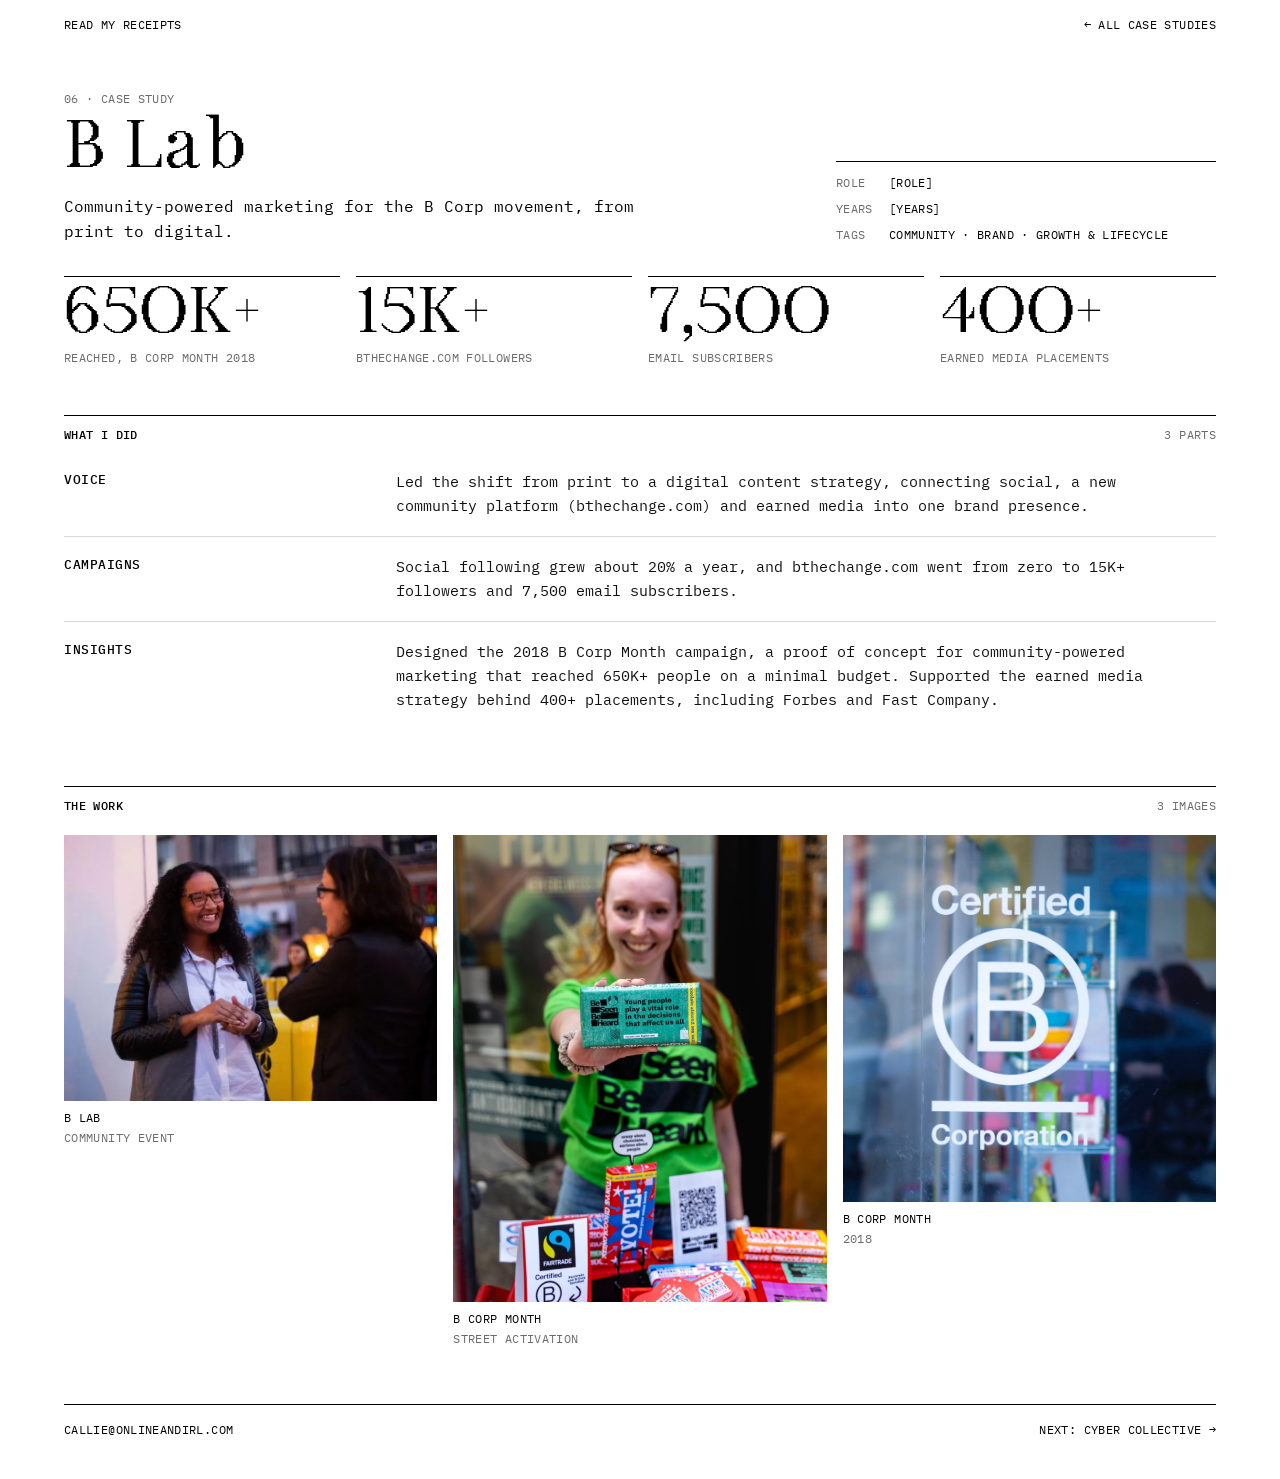
<file: b-lab.html>
<!DOCTYPE html>
<html lang="en">
<head>
  <meta charset="UTF-8">
  <meta name="viewport" content="width=device-width, initial-scale=1.0">
  <title>B Lab — Callie Rojewski</title>
  <meta name="description" content="Community-powered marketing for the B Corp movement, from print to digital.">
  <link rel="preconnect" href="https://fonts.googleapis.com">
  <link rel="preconnect" href="https://fonts.gstatic.com" crossorigin>
  <link href="https://fonts.googleapis.com/css2?family=IBM+Plex+Mono:wght@400;500&display=swap" rel="stylesheet">
  <link rel="stylesheet" href="css/case.css">
</head>
<body>
<div class="wrap">
  <nav class="nav" aria-label="Main">
    <a href="index.html">Read my receipts</a>
    <a href="index.html#work">← All case studies</a>
  </nav>

  <header class="cs-head">
    <div>
      <span class="cs-kicker">06 · Case study</span>
      <h1>B Lab</h1>
      <p class="cs-pitch">Community-powered marketing for the B Corp movement, from print to digital.</p>
    </div>
    <dl class="cs-meta"><dt>Role</dt><dd>[Role]</dd><dt>Years</dt><dd>[Years]</dd><dt>Tags</dt><dd>Community · Brand · Growth &amp; Lifecycle</dd></dl>
  </header>

  <main>
    <section class="cs-stats" aria-label="Results"><div class="cs-stat"><b>650K+</b><span>Reached, B Corp Month 2018</span></div><div class="cs-stat"><b>15K+</b><span>bthechange.com followers</span></div><div class="cs-stat"><b>7,500</b><span>Email subscribers</span></div><div class="cs-stat"><b>400+</b><span>Earned media placements</span></div></section>
    <div class="section-label"><h2>What I did</h2><span>3 parts</span></div>
    <div class="cs-rows">
      <div class="cs-row"><h3>Voice</h3><p>Led the shift from print to a digital content strategy, connecting social, a new community platform (bthechange.com) and earned media into one brand presence.</p></div>
      <div class="cs-row"><h3>Campaigns</h3><p>Social following grew about 20% a year, and bthechange.com went from zero to 15K+ followers and 7,500 email subscribers.</p></div>
      <div class="cs-row"><h3>Insights</h3><p>Designed the 2018 B Corp Month campaign, a proof of concept for community-powered marketing that reached 650K+ people on a minimal budget. Supported the earned media strategy behind 400+ placements, including Forbes and Fast Company.</p></div>
    </div>
    <div class="section-label"><h2>The work</h2><span>3 images</span></div>
    <div class="cs-gallery">
      <figure><img src="images/blab/b-lab-event.jpg" alt="Two people talking at a B Lab event" loading="lazy"><figcaption>B Lab<span>Community event</span></figcaption></figure>
      <figure><img src="images/blab/b-corp-month-street.jpg" alt="Volunteer handing out B Corp chocolate bars on the street" loading="lazy"><figcaption>B Corp Month<span>Street activation</span></figcaption></figure>
      <figure><img src="images/blab/b-corp-sign.jpg" alt="Certified B Corporation sign" loading="lazy"><figcaption>B Corp Month<span>2018</span></figcaption></figure>
    </div>
  </main>

  <footer class="cs-foot">
    <a href="mailto:callie@onlineandirl.com">callie@onlineandirl.com</a>
    <a href="cyber-collective.html">Next: Cyber Collective →</a>
  </footer>
</div>
</body>
</html>
</file>
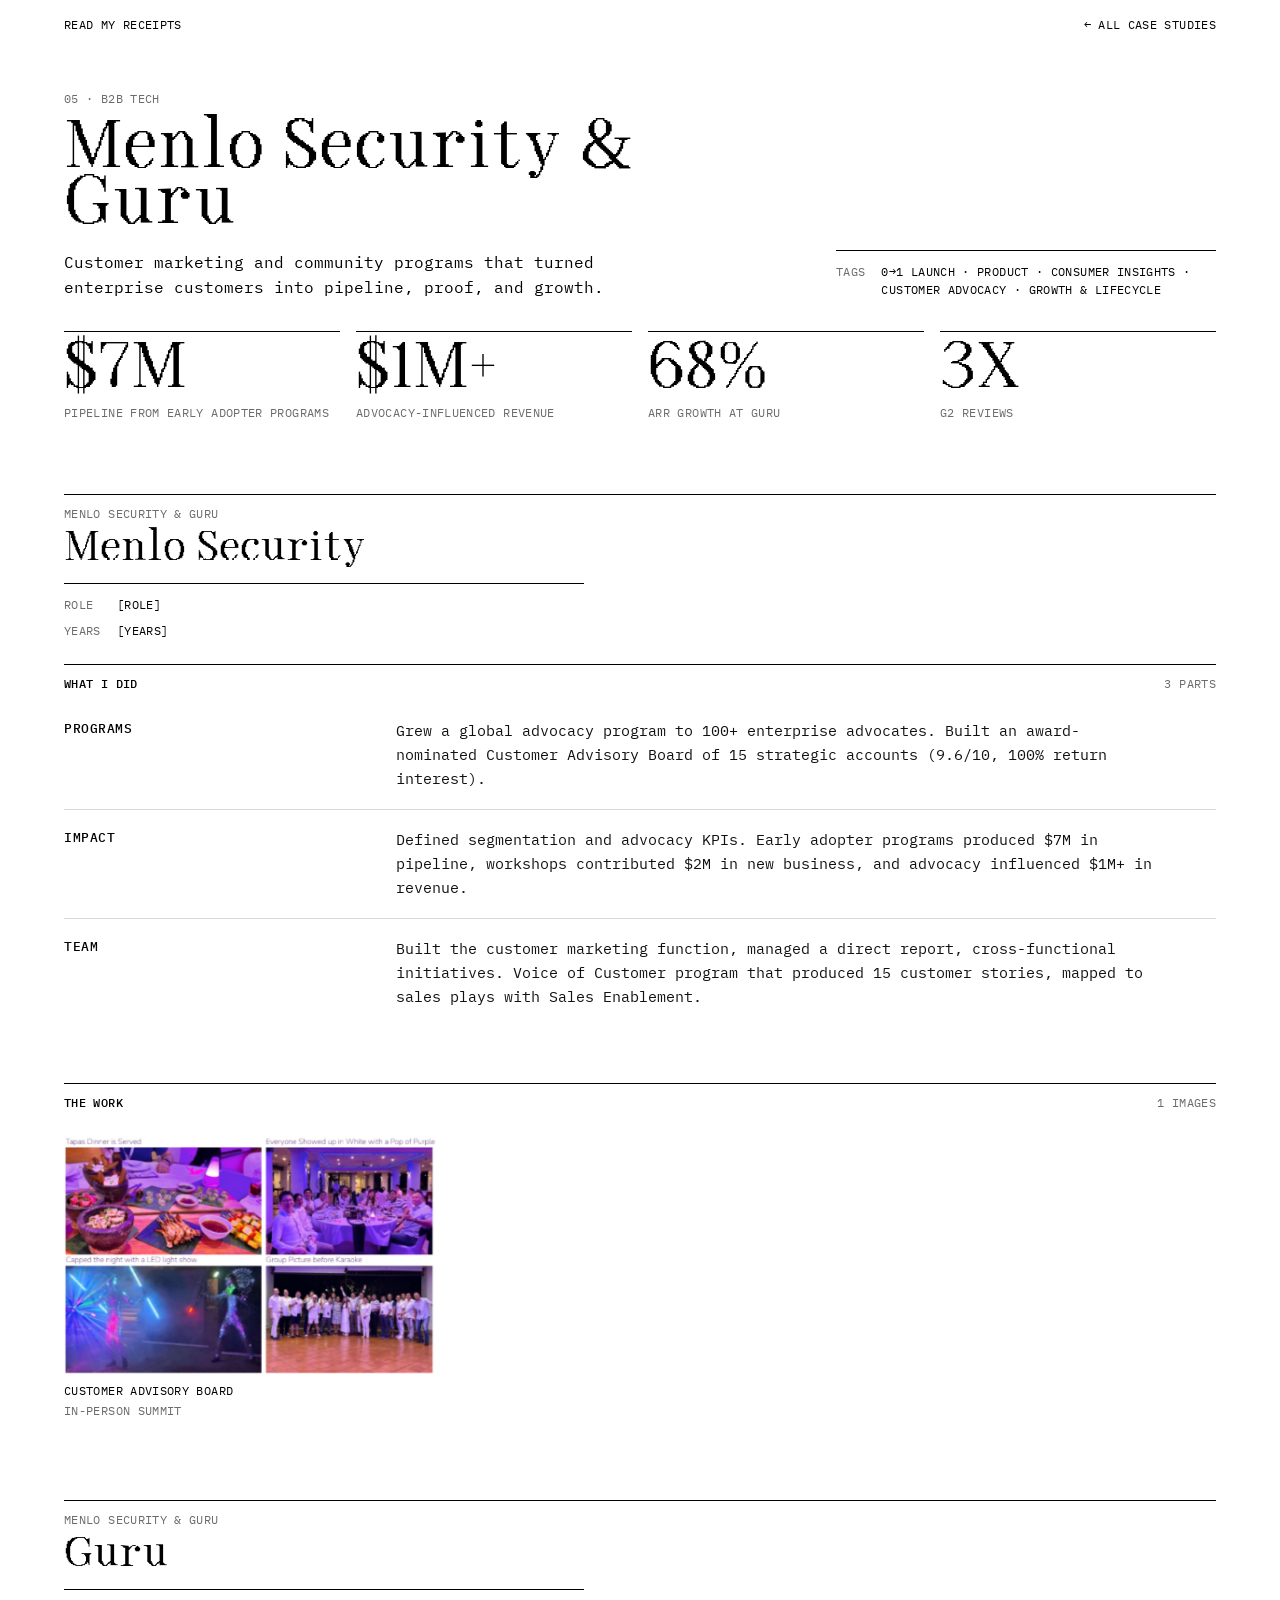
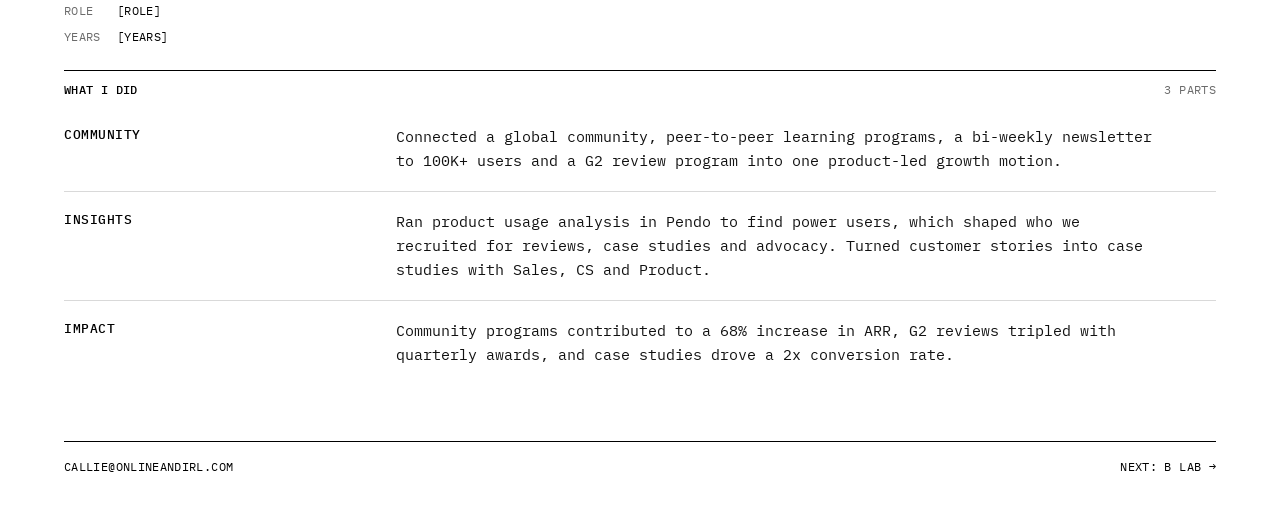
<file: b2b-tech.html>
<!DOCTYPE html>
<html lang="en">
<head>
  <meta charset="UTF-8">
  <meta name="viewport" content="width=device-width, initial-scale=1.0">
  <title>Menlo Security &amp; Guru — Callie Rojewski</title>
  <meta name="description" content="Customer marketing and community programs that turned enterprise customers into pipeline, proof, and growth.">
  <link rel="preconnect" href="https://fonts.googleapis.com">
  <link rel="preconnect" href="https://fonts.gstatic.com" crossorigin>
  <link href="https://fonts.googleapis.com/css2?family=IBM+Plex+Mono:wght@400;500&display=swap" rel="stylesheet">
  <link rel="stylesheet" href="css/case.css">
</head>
<body>
<div class="wrap">
  <nav class="nav" aria-label="Main">
    <a href="index.html">Read my receipts</a>
    <a href="index.html#work">← All case studies</a>
  </nav>

  <header class="cs-head">
    <div>
      <span class="cs-kicker">05 · B2B tech</span>
      <h1>Menlo Security &amp; Guru</h1>
      <p class="cs-pitch">Customer marketing and community programs that turned enterprise customers into pipeline, proof, and growth.</p>
    </div>
    <dl class="cs-meta"><dt>Tags</dt><dd>0→1 Launch · Product · Consumer Insights · Customer Advocacy · Growth &amp; Lifecycle</dd></dl>
  </header>

  <main>
    <section class="cs-stats" aria-label="Results"><div class="cs-stat"><b>$7M</b><span>Pipeline from early adopter programs</span></div><div class="cs-stat"><b>$1M+</b><span>Advocacy-influenced revenue</span></div><div class="cs-stat"><b>68%</b><span>ARR growth at Guru</span></div><div class="cs-stat"><b>3x</b><span>G2 reviews</span></div></section>
    <section class="cs-sub" id="menlo" aria-labelledby="menlo-t">
      <div class="section-label"><span>Menlo Security &amp; Guru</span></div>
      <h2 class="cs-subtitle" id="menlo-t">Menlo Security</h2>
      <dl class="cs-meta"><dt>Role</dt><dd>[Role]</dd><dt>Years</dt><dd>[Years]</dd></dl>
    <div class="section-label"><h2>What I did</h2><span>3 parts</span></div>
    <div class="cs-rows">
      <div class="cs-row"><h3>Programs</h3><p>Grew a global advocacy program to 100+ enterprise advocates. Built an award-nominated Customer Advisory Board of 15 strategic accounts (9.6/10, 100% return interest).</p></div>
      <div class="cs-row"><h3>Impact</h3><p>Defined segmentation and advocacy KPIs. Early adopter programs produced $7M in pipeline, workshops contributed $2M in new business, and advocacy influenced $1M+ in revenue.</p></div>
      <div class="cs-row"><h3>Team</h3><p>Built the customer marketing function, managed a direct report, cross-functional initiatives. Voice of Customer program that produced 15 customer stories, mapped to sales plays with Sales Enablement.</p></div>
    </div>
    <div class="section-label"><h2>The work</h2><span>1 images</span></div>
    <div class="cs-gallery">
      <figure><img src="images/b2b/menlo-cab-event.jpg" alt="Customer Advisory Board event photos: dinner, all-white party, LED show, group photo" loading="lazy"><figcaption>Customer Advisory Board<span>In-person summit</span></figcaption></figure>
    </div>
    </section>
    <section class="cs-sub" id="guru" aria-labelledby="guru-t">
      <div class="section-label"><span>Menlo Security &amp; Guru</span></div>
      <h2 class="cs-subtitle" id="guru-t">Guru</h2>
      <dl class="cs-meta"><dt>Role</dt><dd>[Role]</dd><dt>Years</dt><dd>[Years]</dd></dl>
    <div class="section-label"><h2>What I did</h2><span>3 parts</span></div>
    <div class="cs-rows">
      <div class="cs-row"><h3>Community</h3><p>Connected a global community, peer-to-peer learning programs, a bi-weekly newsletter to 100K+ users and a G2 review program into one product-led growth motion.</p></div>
      <div class="cs-row"><h3>Insights</h3><p>Ran product usage analysis in Pendo to find power users, which shaped who we recruited for reviews, case studies and advocacy. Turned customer stories into case studies with Sales, CS and Product.</p></div>
      <div class="cs-row"><h3>Impact</h3><p>Community programs contributed to a 68% increase in ARR, G2 reviews tripled with quarterly awards, and case studies drove a 2x conversion rate.</p></div>
    </div>
    </section>
  </main>

  <footer class="cs-foot">
    <a href="mailto:callie@onlineandirl.com">callie@onlineandirl.com</a>
    <a href="b-lab.html">Next: B Lab →</a>
  </footer>
</div>
</body>
</html>
</file>
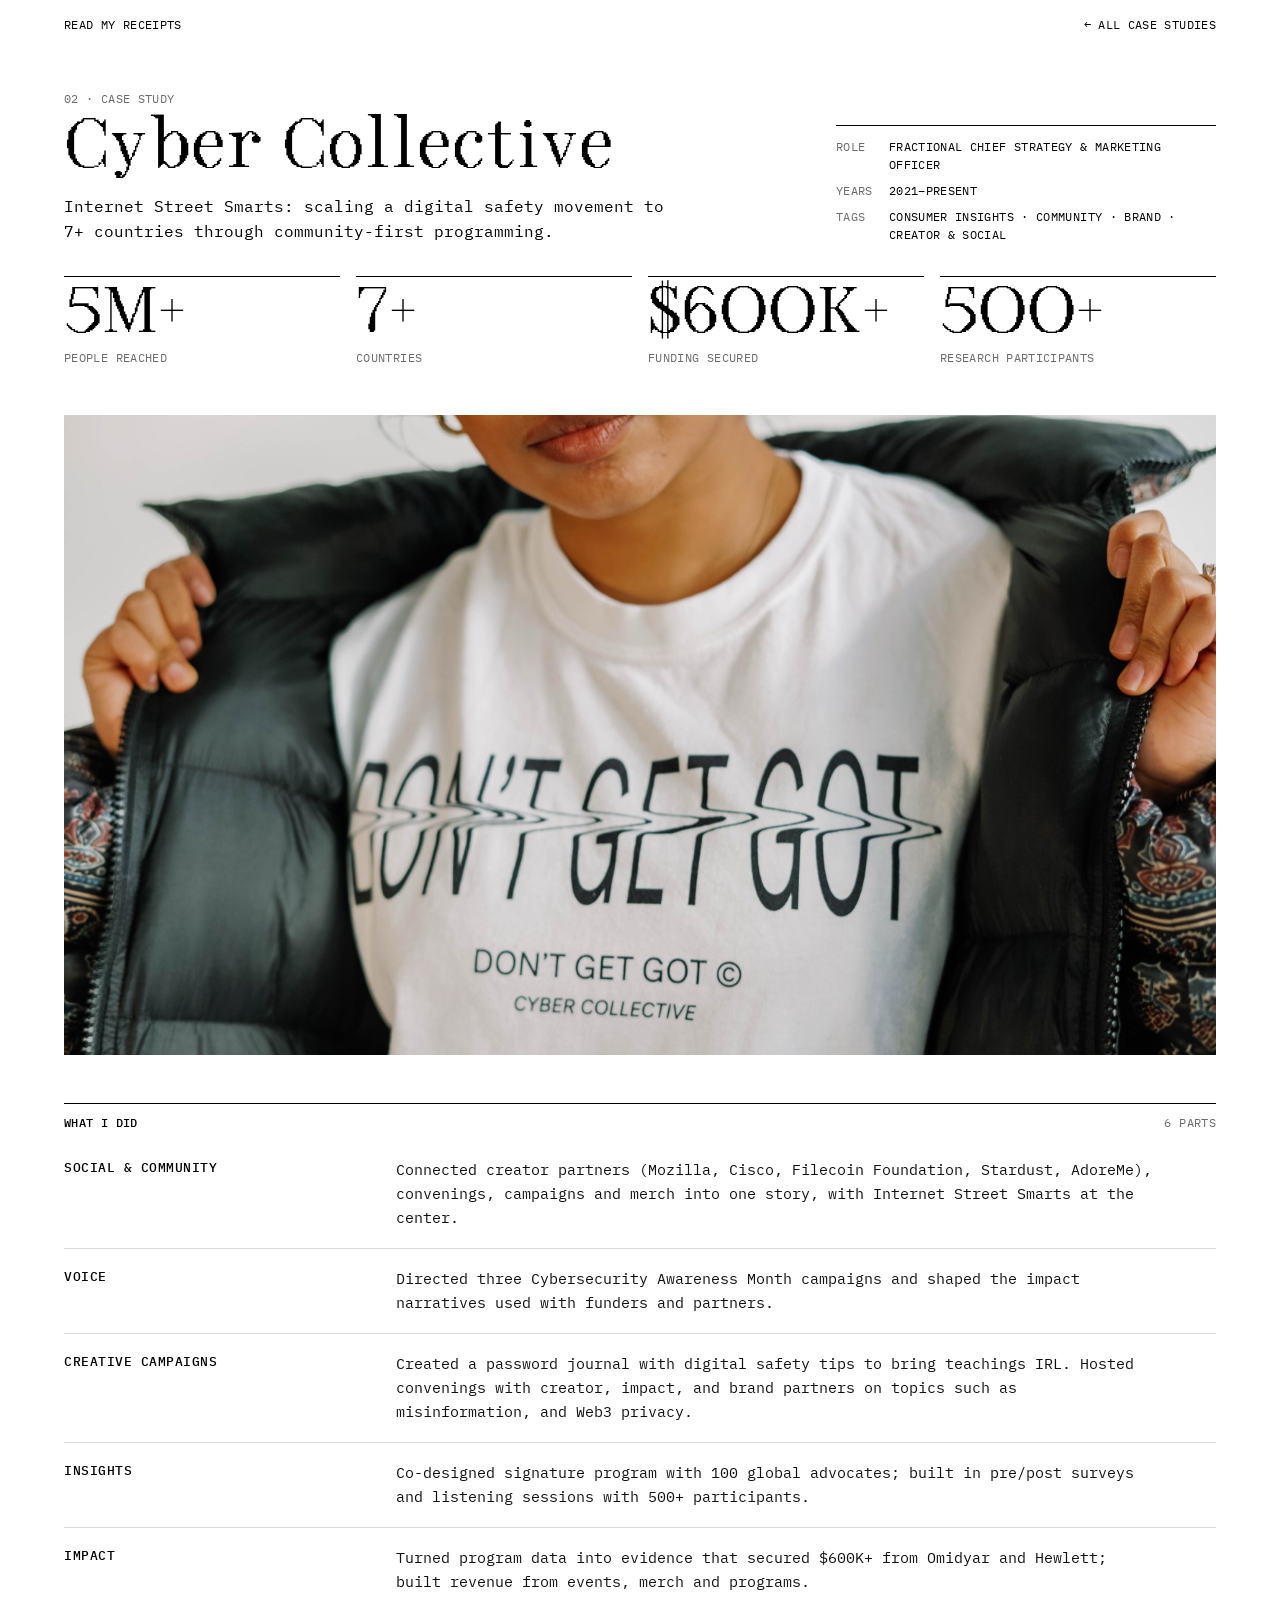
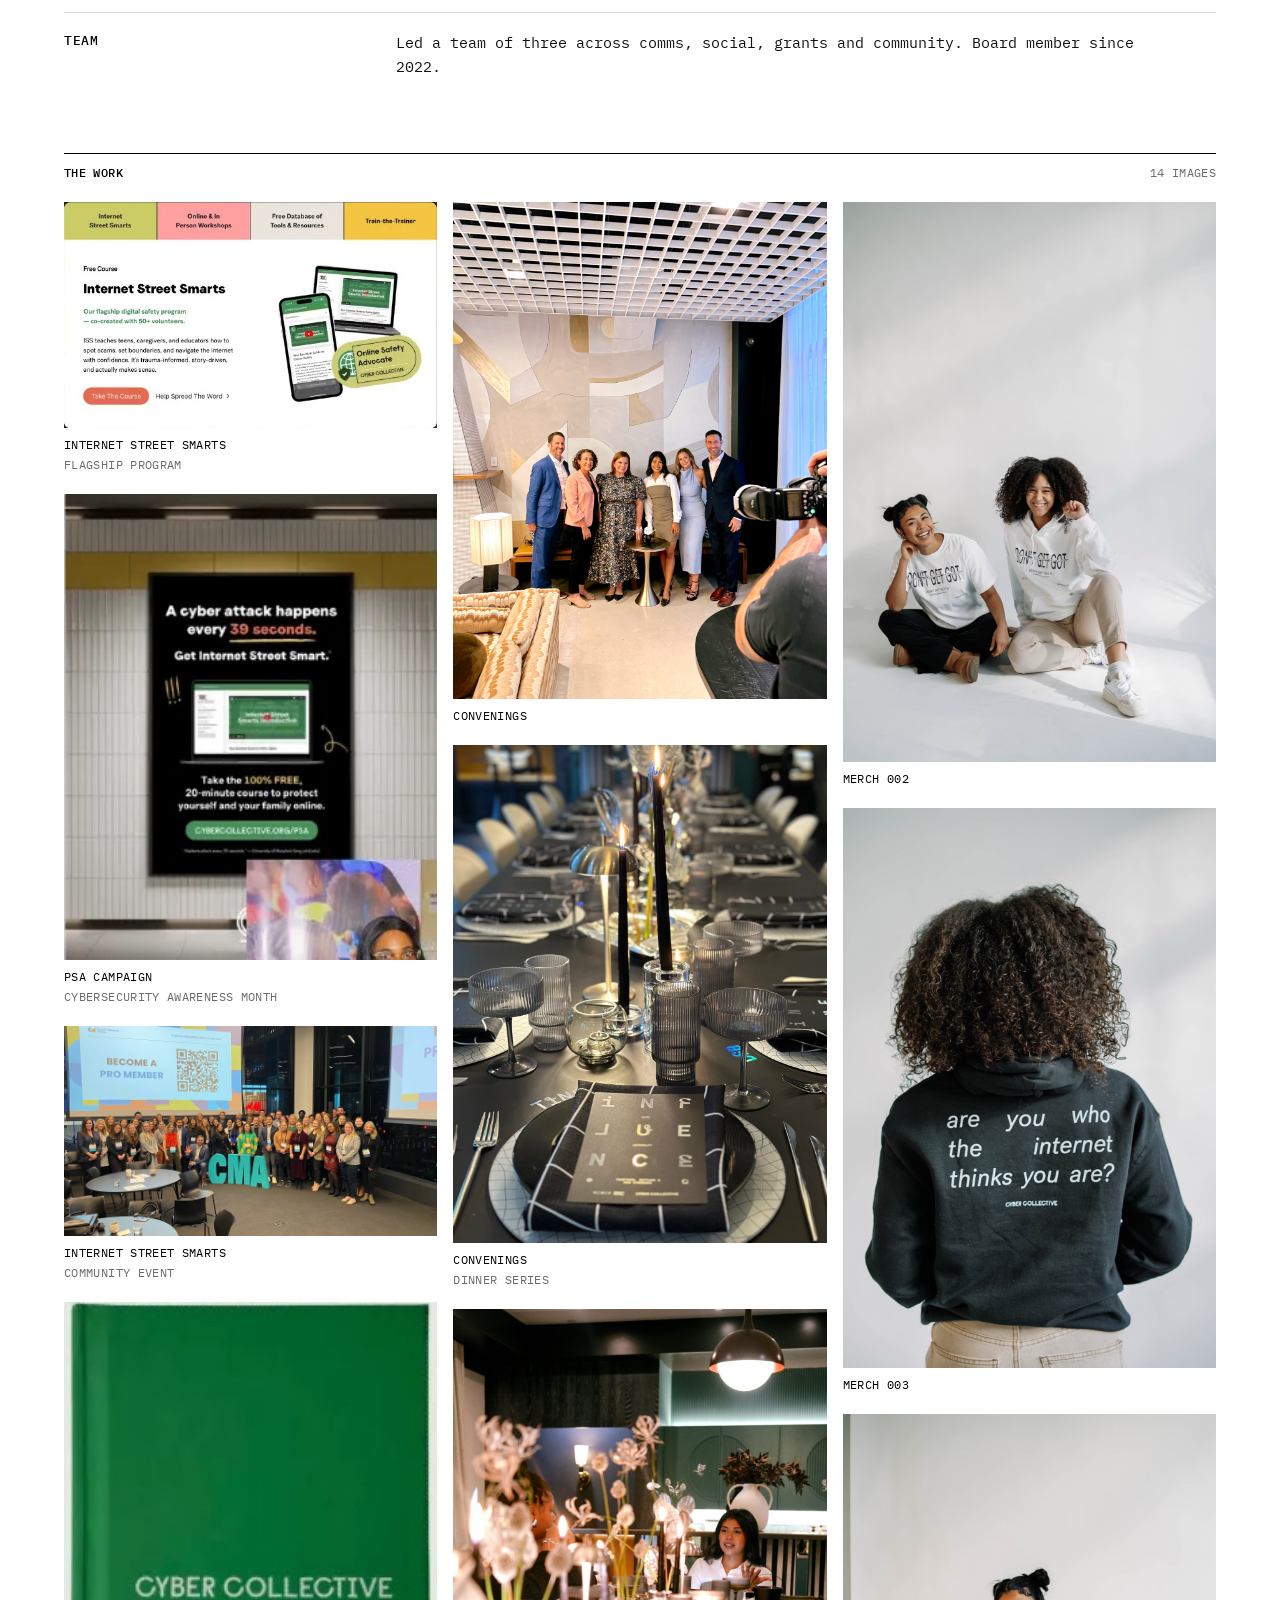
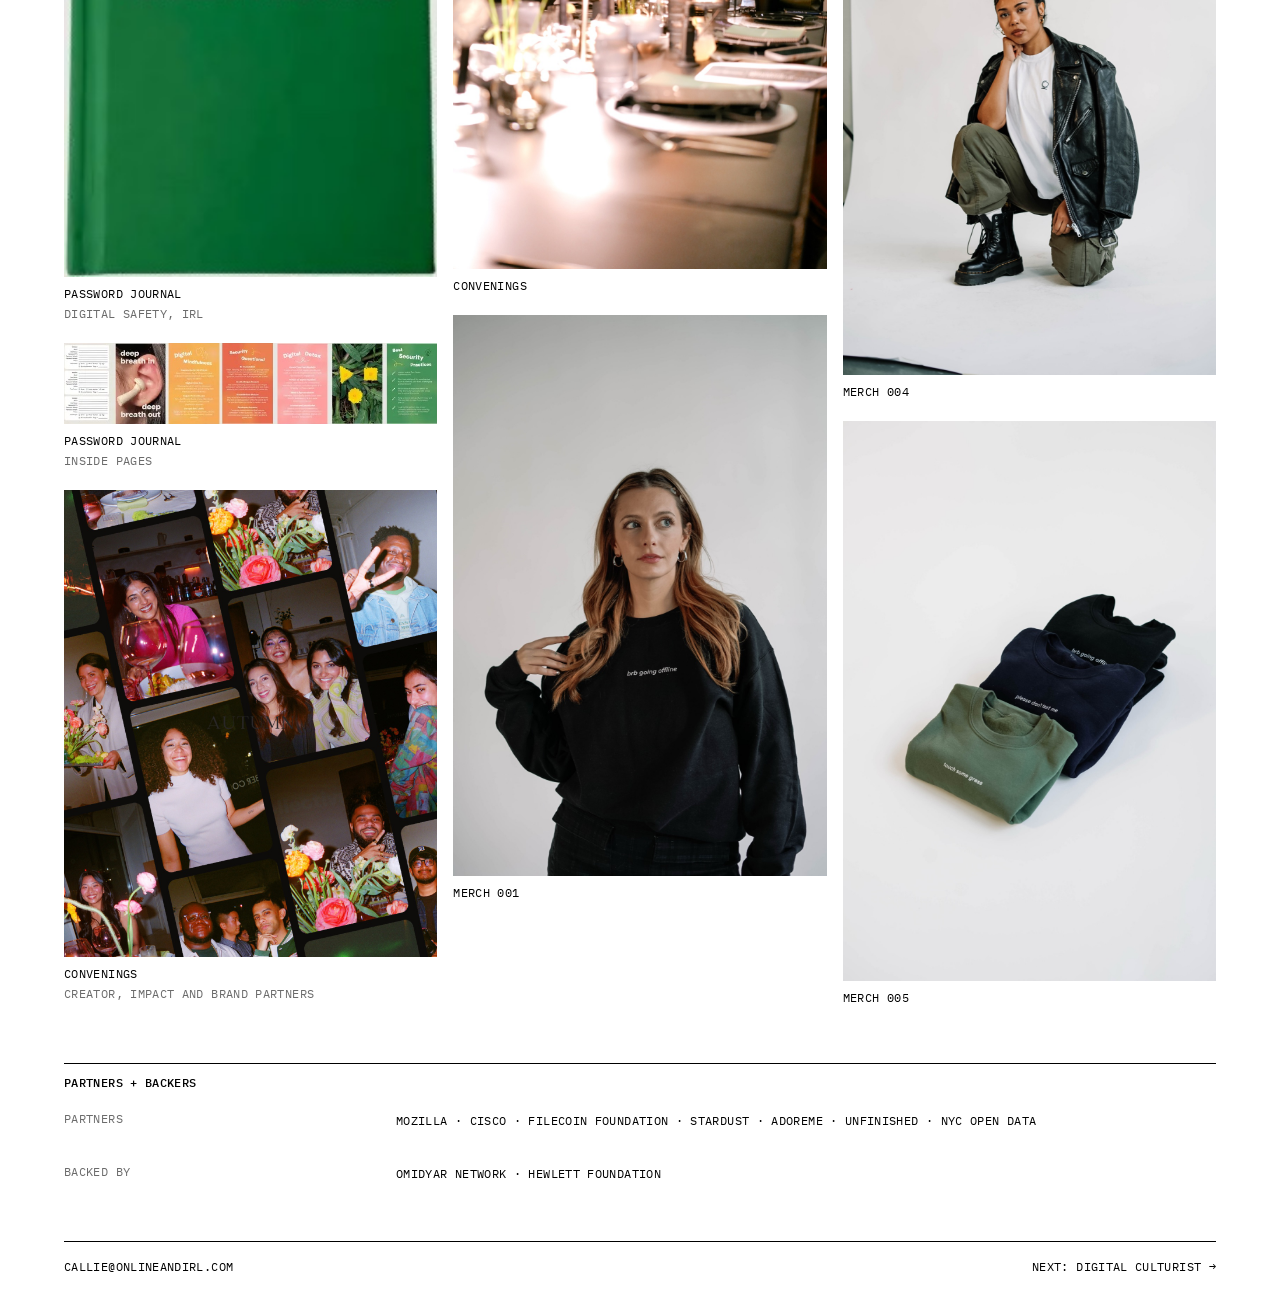
<file: cyber-collective.html>
<!DOCTYPE html>
<html lang="en">
<head>
  <meta charset="UTF-8">
  <meta name="viewport" content="width=device-width, initial-scale=1.0">
  <title>Cyber Collective — Callie Rojewski</title>
  <meta name="description" content="Internet Street Smarts: scaling a digital safety movement to 7+ countries through community-first programming.">
  <link rel="preconnect" href="https://fonts.googleapis.com">
  <link rel="preconnect" href="https://fonts.gstatic.com" crossorigin>
  <link href="https://fonts.googleapis.com/css2?family=IBM+Plex+Mono:wght@400;500&display=swap" rel="stylesheet">
  <link rel="stylesheet" href="css/case.css">
</head>
<body>
<div class="wrap">
  <nav class="nav" aria-label="Main">
    <a href="index.html">Read my receipts</a>
    <a href="index.html#work">← All case studies</a>
  </nav>

  <header class="cs-head">
    <div>
      <span class="cs-kicker">02 · Case study</span>
      <h1>Cyber Collective</h1>
      <p class="cs-pitch">Internet Street Smarts: scaling a digital safety movement to 7+ countries through community-first programming.</p>
    </div>
    <dl class="cs-meta"><dt>Role</dt><dd>Fractional Chief Strategy &amp; Marketing Officer</dd><dt>Years</dt><dd>2021–Present</dd><dt>Tags</dt><dd>Consumer Insights · Community · Brand · Creator &amp; Social</dd></dl>
  </header>

  <main>
    <section class="cs-stats" aria-label="Results"><div class="cs-stat"><b>5M+</b><span>People reached</span></div><div class="cs-stat"><b>7+</b><span>Countries</span></div><div class="cs-stat"><b>$600K+</b><span>Funding secured</span></div><div class="cs-stat"><b>500+</b><span>Research participants</span></div></section>
    <figure class="cs-lead"><img src="images/cc/merch-dont-get-got.jpg" alt="Model wearing a “Don’t Get Got” Cyber Collective tee under a puffer jacket"></figure>
    <div class="section-label"><h2>What I did</h2><span>6 parts</span></div>
    <div class="cs-rows">
      <div class="cs-row"><h3>Social &amp; Community</h3><p>Connected creator partners (Mozilla, Cisco, Filecoin Foundation, Stardust, AdoreMe), convenings, campaigns and merch into one story, with Internet Street Smarts at the center.</p></div>
      <div class="cs-row"><h3>Voice</h3><p>Directed three Cybersecurity Awareness Month campaigns and shaped the impact narratives used with funders and partners.</p></div>
      <div class="cs-row"><h3>Creative Campaigns</h3><p>Created a password journal with digital safety tips to bring teachings IRL. Hosted convenings with creator, impact, and brand partners on topics such as misinformation, and Web3 privacy.</p></div>
      <div class="cs-row"><h3>Insights</h3><p>Co-designed signature program with 100 global advocates; built in pre/post surveys and listening sessions with 500+ participants.</p></div>
      <div class="cs-row"><h3>Impact</h3><p>Turned program data into evidence that secured $600K+ from Omidyar and Hewlett; built revenue from events, merch and programs.</p></div>
      <div class="cs-row"><h3>Team</h3><p>Led a team of three across comms, social, grants and community. Board member since 2022.</p></div>
    </div>
    <div class="section-label"><h2>The work</h2><span>14 images</span></div>
    <div class="cs-gallery">
      <figure><img src="images/cc/iss-website.jpg" alt="Internet Street Smarts course page" loading="lazy"><figcaption>Internet Street Smarts<span>Flagship program</span></figcaption></figure>
      <figure><img src="images/cc/subway-psa.jpg" alt="Subway poster: a cyber attack happens every 39 seconds" loading="lazy"><figcaption>PSA campaign<span>Cybersecurity Awareness Month</span></figcaption></figure>
      <figure><img src="images/cc/iss-event.jpg" alt="Group photo at an Internet Street Smarts event" loading="lazy"><figcaption>Internet Street Smarts<span>Community event</span></figcaption></figure>
      <figure><img src="images/cc/password-journal.jpg" alt="Green Cyber Collective password journal" loading="lazy"><figcaption>Password journal<span>Digital safety, IRL</span></figcaption></figure>
      <figure><img src="images/cc/password-journal-pages.jpg" alt="Password journal interior pages with digital safety tips" loading="lazy"><figcaption>Password journal<span>Inside pages</span></figcaption></figure>
      <figure><img src="images/cc/convening-collage.jpg" alt="Collage of guests at a Cyber Collective dinner" loading="lazy"><figcaption>Convenings<span>Creator, impact and brand partners</span></figcaption></figure>
      <figure><img src="images/cc/convening-group.jpg" alt="Guests gathered at a Cyber Collective convening" loading="lazy"><figcaption>Convenings</figcaption></figure>
      <figure><img src="images/cc/dinner-table.jpg" alt="Candlelit dinner table set for a convening" loading="lazy"><figcaption>Convenings<span>Dinner series</span></figcaption></figure>
      <figure><img src="images/cc/convening-table.jpg" alt="Long dinner table at a Cyber Collective event" loading="lazy"><figcaption>Convenings</figcaption></figure>
      <figure><img src="images/cc/merch-crewneck.jpg" alt="Model in a black Cyber Collective crewneck" loading="lazy"><figcaption>Merch 001</figcaption></figure>
      <figure><img src="images/cc/merch-duo.jpg" alt="Two models in “Don’t Get Got” tees and hoodies" loading="lazy"><figcaption>Merch 002</figcaption></figure>
      <figure><img src="images/cc/merch-hoodie-back.jpg" alt="Back of a hoodie reading “are you who the internet thinks you are?”" loading="lazy"><figcaption>Merch 003</figcaption></figure>
      <figure><img src="images/cc/merch-jacket.jpg" alt="Model in a Cyber Collective tee and leather jacket" loading="lazy"><figcaption>Merch 004</figcaption></figure>
      <figure><img src="images/cc/merch-sweatshirts.jpg" alt="Folded sweatshirts reading “touch some grass” and “please don’t text me”" loading="lazy"><figcaption>Merch 005</figcaption></figure>
    </div>
    <div class="section-label"><h2>Partners + backers</h2></div>
    <dl class="cs-partners"><dt>Partners</dt><dd>Mozilla · Cisco · Filecoin Foundation · Stardust · AdoreMe · Unfinished · NYC Open Data</dd><dt>Backed by</dt><dd>Omidyar Network · Hewlett Foundation</dd></dl>
  </main>

  <footer class="cs-foot">
    <a href="mailto:callie@onlineandirl.com">callie@onlineandirl.com</a>
    <a href="digital-culturist.html">Next: Digital Culturist →</a>
  </footer>
</div>
</body>
</html>
</file>
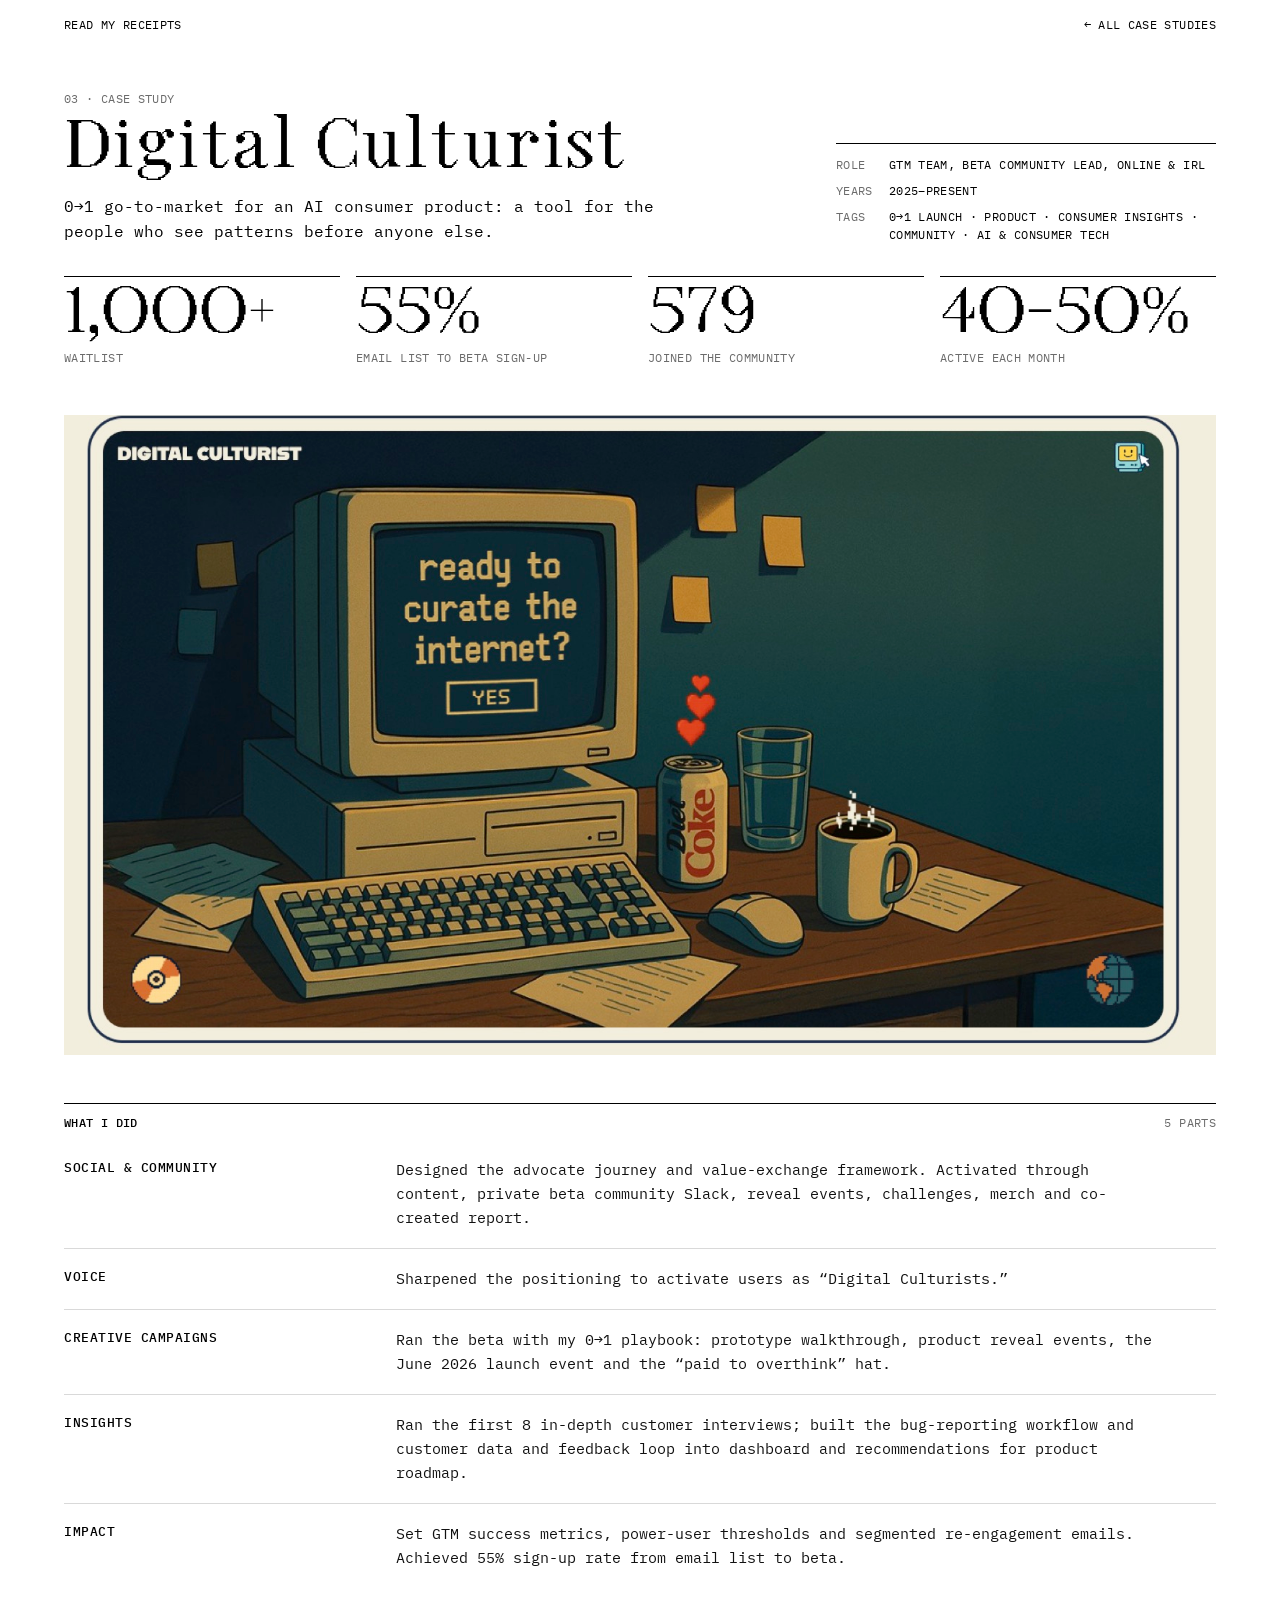
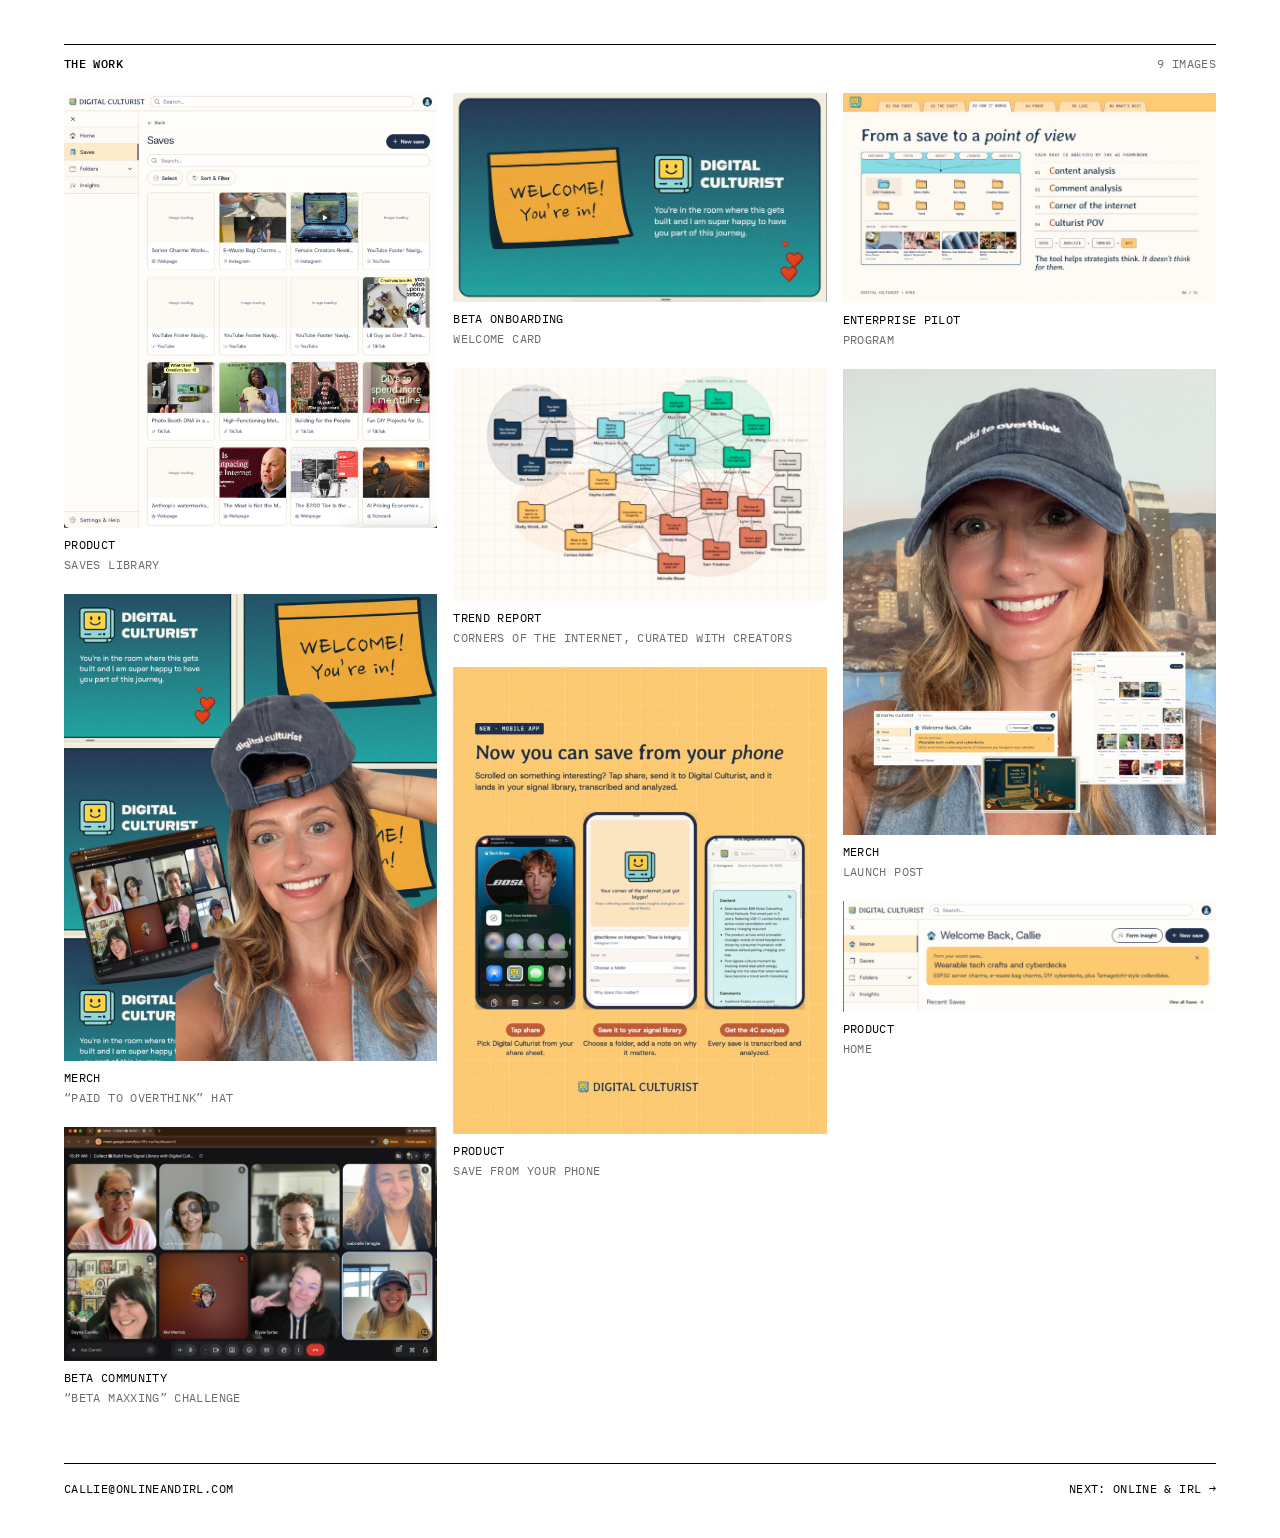
<file: digital-culturist.html>
<!DOCTYPE html>
<html lang="en">
<head>
  <meta charset="UTF-8">
  <meta name="viewport" content="width=device-width, initial-scale=1.0">
  <title>Digital Culturist — Callie Rojewski</title>
  <meta name="description" content="0→1 go-to-market for an AI consumer product: a tool for the people who see patterns before anyone else.">
  <link rel="preconnect" href="https://fonts.googleapis.com">
  <link rel="preconnect" href="https://fonts.gstatic.com" crossorigin>
  <link href="https://fonts.googleapis.com/css2?family=IBM+Plex+Mono:wght@400;500&display=swap" rel="stylesheet">
  <link rel="stylesheet" href="css/case.css">
</head>
<body>
<div class="wrap">
  <nav class="nav" aria-label="Main">
    <a href="index.html">Read my receipts</a>
    <a href="index.html#work">← All case studies</a>
  </nav>

  <header class="cs-head">
    <div>
      <span class="cs-kicker">03 · Case study</span>
      <h1>Digital Culturist</h1>
      <p class="cs-pitch">0→1 go-to-market for an AI consumer product: a tool for the people who see patterns before anyone else.</p>
    </div>
    <dl class="cs-meta"><dt>Role</dt><dd>GTM Team, Beta Community Lead, Online &amp; IRL</dd><dt>Years</dt><dd>2025–Present</dd><dt>Tags</dt><dd>0→1 Launch · Product · Consumer Insights · Community · AI &amp; Consumer Tech</dd></dl>
  </header>

  <main>
    <section class="cs-stats" aria-label="Results"><div class="cs-stat"><b>1,000+</b><span>Waitlist</span></div><div class="cs-stat"><b>55%</b><span>Email list to beta sign-up</span></div><div class="cs-stat"><b>579</b><span>Joined the community</span></div><div class="cs-stat"><b>40–50%</b><span>Active each month</span></div></section>
    <figure class="cs-lead"><img src="images/dc/brand-world.jpg" alt="Illustrated retro computer asking “ready to curate the internet?”"></figure>
    <div class="section-label"><h2>What I did</h2><span>5 parts</span></div>
    <div class="cs-rows">
      <div class="cs-row"><h3>Social &amp; Community</h3><p>Designed the advocate journey and value-exchange framework. Activated through content, private beta community Slack, reveal events, challenges, merch and co-created report.</p></div>
      <div class="cs-row"><h3>Voice</h3><p>Sharpened the positioning to activate users as “Digital Culturists.”</p></div>
      <div class="cs-row"><h3>Creative Campaigns</h3><p>Ran the beta with my 0→1 playbook: prototype walkthrough, product reveal events, the June 2026 launch event and the “paid to overthink” hat.</p></div>
      <div class="cs-row"><h3>Insights</h3><p>Ran the first 8 in-depth customer interviews; built the bug-reporting workflow and customer data and feedback loop into dashboard and recommendations for product roadmap.</p></div>
      <div class="cs-row"><h3>Impact</h3><p>Set GTM success metrics, power-user thresholds and segmented re-engagement emails. Achieved 55% sign-up rate from email list to beta.</p></div>
    </div>
    <div class="section-label"><h2>The work</h2><span>9 images</span></div>
    <div class="cs-gallery">
      <figure><img src="images/dc/app-saves.jpg" alt="Digital Culturist saves library" loading="lazy"><figcaption>Product<span>Saves library</span></figcaption></figure>
      <figure><img src="images/dc/hat-post-1.jpg" alt="Callie in the “paid to overthink” hat" loading="lazy"><figcaption>Merch<span>“Paid to overthink” hat</span></figcaption></figure>
      <figure><img src="images/dc/beta-community.jpg" alt="Video call with beta community members" loading="lazy"><figcaption>Beta community<span>“Beta Maxxing” challenge</span></figcaption></figure>
      <figure><img src="images/dc/welcome-card.jpg" alt="Beta welcome card: “Welcome! You’re in!”" loading="lazy"><figcaption>Beta onboarding<span>Welcome card</span></figcaption></figure>
      <figure><img src="images/dc/trend-report.jpg" alt="Network map of internet corners and curators" loading="lazy"><figcaption>Trend report<span>Corners of the internet, curated with creators</span></figcaption></figure>
      <figure><img src="images/dc/app-mobile.jpg" alt="Save from your phone screens" loading="lazy"><figcaption>Product<span>Save from your phone</span></figcaption></figure>
      <figure><img src="images/dc/enterprise-pilot.jpg" alt="Slide titled “From a save to a point of view”" loading="lazy"><figcaption>Enterprise pilot<span>Program</span></figcaption></figure>
      <figure><img src="images/dc/hat-post-2.jpg" alt="Social post featuring the “paid to overthink” hat" loading="lazy"><figcaption>Merch<span>Launch post</span></figcaption></figure>
      <figure><img src="images/dc/app-welcome.jpg" alt="App home screen: “Welcome back, Callie”" loading="lazy"><figcaption>Product<span>Home</span></figcaption></figure>
    </div>
  </main>

  <footer class="cs-foot">
    <a href="mailto:callie@onlineandirl.com">callie@onlineandirl.com</a>
    <a href="online-and-irl.html">Next: Online &amp; IRL →</a>
  </footer>
</div>
</body>
</html>
</file>
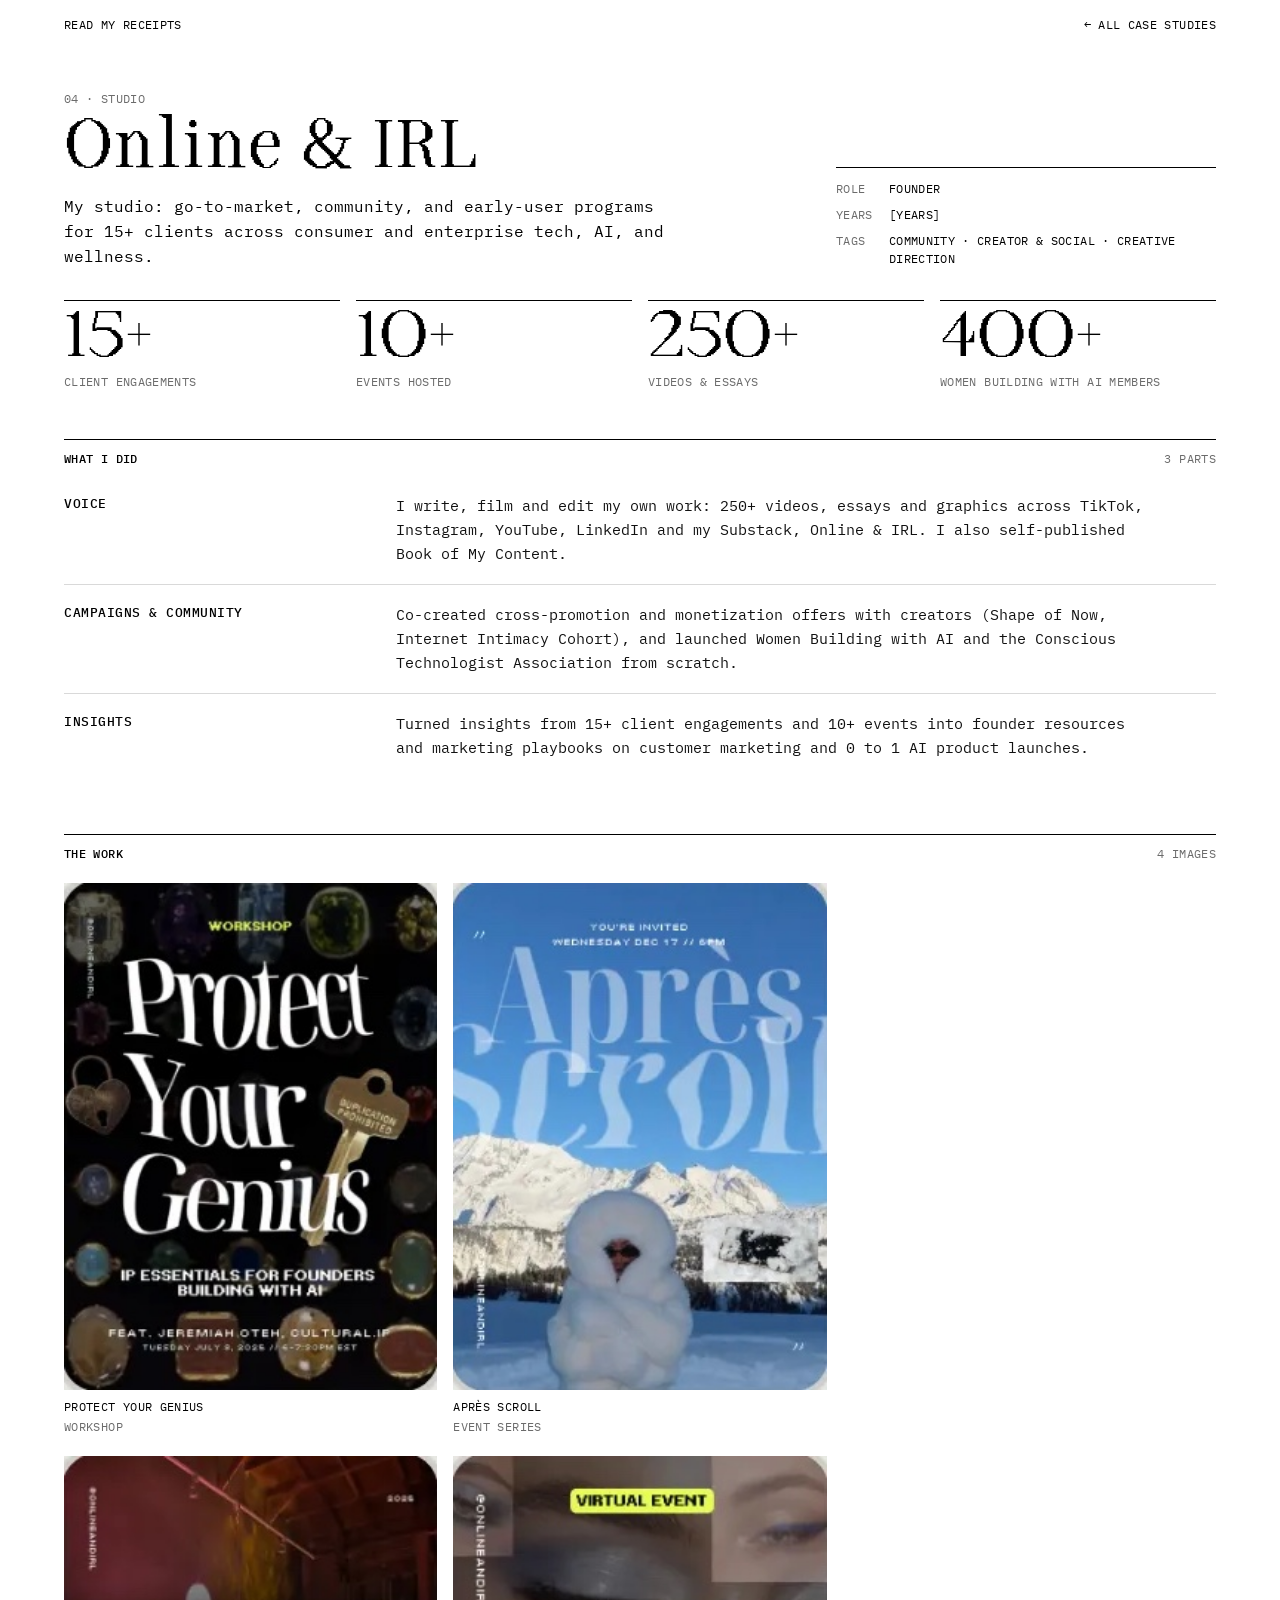
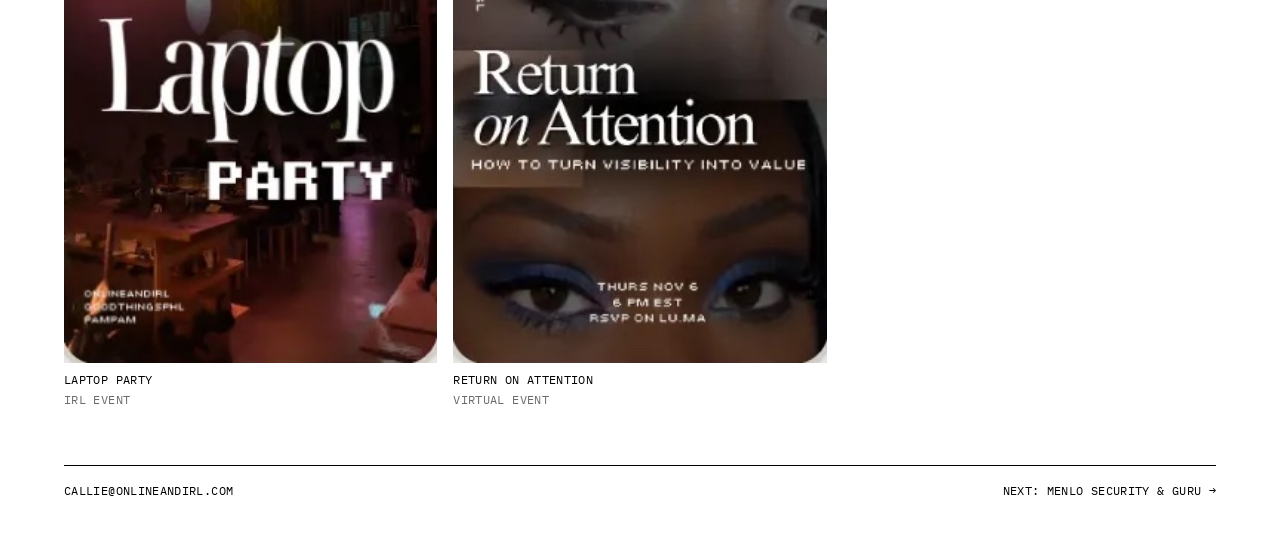
<file: online-and-irl.html>
<!DOCTYPE html>
<html lang="en">
<head>
  <meta charset="UTF-8">
  <meta name="viewport" content="width=device-width, initial-scale=1.0">
  <title>Online &amp; IRL — Callie Rojewski</title>
  <meta name="description" content="My studio: go-to-market, community, and early-user programs for 15+ clients across consumer and enterprise tech, AI, and wellness.">
  <link rel="preconnect" href="https://fonts.googleapis.com">
  <link rel="preconnect" href="https://fonts.gstatic.com" crossorigin>
  <link href="https://fonts.googleapis.com/css2?family=IBM+Plex+Mono:wght@400;500&display=swap" rel="stylesheet">
  <link rel="stylesheet" href="css/case.css">
</head>
<body>
<div class="wrap">
  <nav class="nav" aria-label="Main">
    <a href="index.html">Read my receipts</a>
    <a href="index.html#work">← All case studies</a>
  </nav>

  <header class="cs-head">
    <div>
      <span class="cs-kicker">04 · Studio</span>
      <h1>Online &amp; IRL</h1>
      <p class="cs-pitch">My studio: go-to-market, community, and early-user programs for 15+ clients across consumer and enterprise tech, AI, and wellness.</p>
    </div>
    <dl class="cs-meta"><dt>Role</dt><dd>Founder</dd><dt>Years</dt><dd>[Years]</dd><dt>Tags</dt><dd>Community · Creator &amp; Social · Creative Direction</dd></dl>
  </header>

  <main>
    <section class="cs-stats" aria-label="Results"><div class="cs-stat"><b>15+</b><span>Client engagements</span></div><div class="cs-stat"><b>10+</b><span>Events hosted</span></div><div class="cs-stat"><b>250+</b><span>Videos &amp; essays</span></div><div class="cs-stat"><b>400+</b><span>Women Building with AI members</span></div></section>
    <div class="section-label"><h2>What I did</h2><span>3 parts</span></div>
    <div class="cs-rows">
      <div class="cs-row"><h3>Voice</h3><p>I write, film and edit my own work: 250+ videos, essays and graphics across TikTok, Instagram, YouTube, LinkedIn and my Substack, Online &amp; IRL. I also self-published Book of My Content.</p></div>
      <div class="cs-row"><h3>Campaigns &amp; Community</h3><p>Co-created cross-promotion and monetization offers with creators (Shape of Now, Internet Intimacy Cohort), and launched Women Building with AI and the Conscious Technologist Association from scratch.</p></div>
      <div class="cs-row"><h3>Insights</h3><p>Turned insights from 15+ client engagements and 10+ events into founder resources and marketing playbooks on customer marketing and 0 to 1 AI product launches.</p></div>
    </div>
    <div class="section-label"><h2>The work</h2><span>4 images</span></div>
    <div class="cs-gallery">
      <figure><img src="images/oi/protect-your-genius.jpg" alt="Workshop poster: Protect Your Genius, IP essentials for founders building with AI" loading="lazy"><figcaption>Protect Your Genius<span>Workshop</span></figcaption></figure>
      <figure><img src="images/oi/laptop-party.jpg" alt="Event poster: Laptop Party" loading="lazy"><figcaption>Laptop Party<span>IRL event</span></figcaption></figure>
      <figure><img src="images/oi/apres-scroll.jpg" alt="Event poster: Après Scroll" loading="lazy"><figcaption>Après Scroll<span>Event series</span></figcaption></figure>
      <figure><img src="images/oi/return-on-attention.jpg" alt="Virtual event poster: Return on Attention" loading="lazy"><figcaption>Return on Attention<span>Virtual event</span></figcaption></figure>
    </div>
  </main>

  <footer class="cs-foot">
    <a href="mailto:callie@onlineandirl.com">callie@onlineandirl.com</a>
    <a href="b2b-tech.html">Next: Menlo Security &amp; Guru →</a>
  </footer>
</div>
</body>
</html>
</file>
<file: css/case.css>
/* Case study pages: same black-and-white system as the home page. */
@font-face {
  font-family: 'Antilag';
  src: url('../fonts/Antilag.otf') format('opentype'),
       url('../fonts/Antilag.ttf') format('truetype');
  font-weight: normal;
  font-style: normal;
  font-display: swap;
}

*, *::before, *::after { margin: 0; padding: 0; box-sizing: border-box; }

:root {
  --ink: #000000;
  --mute: #6B6B6B;
  --soft: #D9D9D9;
  --panel: #F2F2F2;
  --display: 'Antilag', 'IBM Plex Mono', monospace;
  --mono: 'IBM Plex Mono', ui-monospace, monospace;
}

html { scroll-behavior: smooth; }
body {
  background: #FFFFFF; color: var(--ink);
  font-family: var(--mono); font-size: 12px; line-height: 1.5; letter-spacing: .03em;
  -webkit-font-smoothing: antialiased;
}
a { color: inherit; }
a:hover { color: var(--mute); }
:focus-visible { outline: 2px solid var(--ink); outline-offset: 2px; }

.wrap { max-width: 1200px; margin: 0 auto; padding: 0 24px; }
.caps { text-transform: uppercase; }

.nav { display: flex; justify-content: space-between; gap: 16px; flex-wrap: wrap; padding: 16px 0; text-transform: uppercase; }
.nav a { text-decoration: none; }

/* Header */
.cs-head {
  display: grid; grid-template-columns: minmax(0, 1fr) minmax(260px, 380px);
  gap: 40px; align-items: end; padding: 40px 0 32px;
}
.cs-kicker { text-transform: uppercase; color: var(--mute); }
.cs-head h1 {
  font-family: var(--display); font-weight: normal; letter-spacing: 0;
  font-size: clamp(34px, 4.6vw, 60px); line-height: .95; margin: 14px 0 16px;
}
.cs-pitch { max-width: 600px; font-size: 16px; line-height: 1.55; letter-spacing: 0; }
.cs-meta {
  display: grid; grid-template-columns: auto 1fr; gap: 8px 16px;
  border-top: 1px solid var(--ink); padding-top: 12px; text-transform: uppercase;
}
.cs-meta dt { color: var(--mute); }

/* Numbers */
.cs-stats { display: grid; grid-template-columns: repeat(4, minmax(0, 1fr)); gap: 16px; padding-bottom: 48px; }
.cs-stat { border-top: 1px solid var(--ink); padding-top: 10px; display: flex; flex-direction: column; gap: 6px; text-transform: uppercase; }
.cs-stat b { font-family: var(--display); font-weight: normal; font-size: clamp(36px, 5vw, 56px); line-height: 1; letter-spacing: 0; }
.cs-stat span { color: var(--mute); }

/* Lead image */
.cs-lead { margin: 0 0 48px; background: var(--panel); }
.cs-lead img { display: block; width: 100%; max-height: 640px; object-fit: cover; object-position: 50% 65%; }

/* Section label */
.section-label {
  border-top: 1px solid var(--ink); padding: 10px 0 0;
  display: flex; justify-content: space-between; gap: 16px; text-transform: uppercase;
}
.section-label h2 { font-size: inherit; font-weight: 500; }
.section-label span { color: var(--mute); }

/* What I did rows, label | text */
.cs-rows { margin: 8px 0 56px; }
.cs-row {
  display: grid; grid-template-columns: minmax(180px, 300px) minmax(0, 1fr); gap: 32px;
  padding: 18px 0; border-bottom: 1px solid var(--soft);
}
.cs-row:last-child { border-bottom: 0; }
.cs-row h3 { font-size: 13px; font-weight: 500; text-transform: uppercase; letter-spacing: .04em; }
.cs-row p { font-size: 15px; line-height: 1.6; letter-spacing: 0; color: #111; max-width: 760px; }

/* Gallery */
.cs-gallery { columns: 3 260px; column-gap: 16px; margin: 20px 0 56px; }
.cs-gallery figure { break-inside: avoid; margin: 0 0 20px; display: flex; flex-direction: column; gap: 8px; }
.cs-gallery img { display: block; width: 100%; height: auto; background: var(--panel); }
.cs-gallery figcaption { text-transform: uppercase; display: flex; flex-direction: column; gap: 2px; }
.cs-gallery figcaption span { color: var(--mute); }

/* Partners */
.cs-partners { display: grid; grid-template-columns: minmax(180px, 300px) minmax(0, 1fr); gap: 32px; padding: 18px 0 56px; text-transform: uppercase; }
.cs-partners dd { line-height: 1.8; }
.cs-partners dt { color: var(--mute); }

/* Sub-sections (pages with two companies) */
.cs-sub { padding-top: 24px; }
.cs-sub h2.cs-subtitle { font-family: var(--display); font-weight: normal; font-size: 36px; line-height: 1; letter-spacing: 0; margin: 8px 0 16px; }
.cs-sub .cs-meta { max-width: 520px; margin-bottom: 24px; }

/* Footer */
.cs-foot {
  border-top: 1px solid var(--ink); padding: 16px 0 40px;
  display: flex; justify-content: space-between; gap: 16px; flex-wrap: wrap; text-transform: uppercase;
}
.cs-foot a { text-decoration: none; }

@media (max-width: 760px) {
  .wrap { padding: 0 16px; }
  .cs-head { grid-template-columns: 1fr; gap: 24px; padding: 24px 0; }
  .cs-stats { grid-template-columns: repeat(2, minmax(0, 1fr)); padding-bottom: 32px; }
  .cs-row, .cs-partners { grid-template-columns: 1fr; gap: 8px; }
  .cs-row p { font-size: 14px; }
}
</file>
